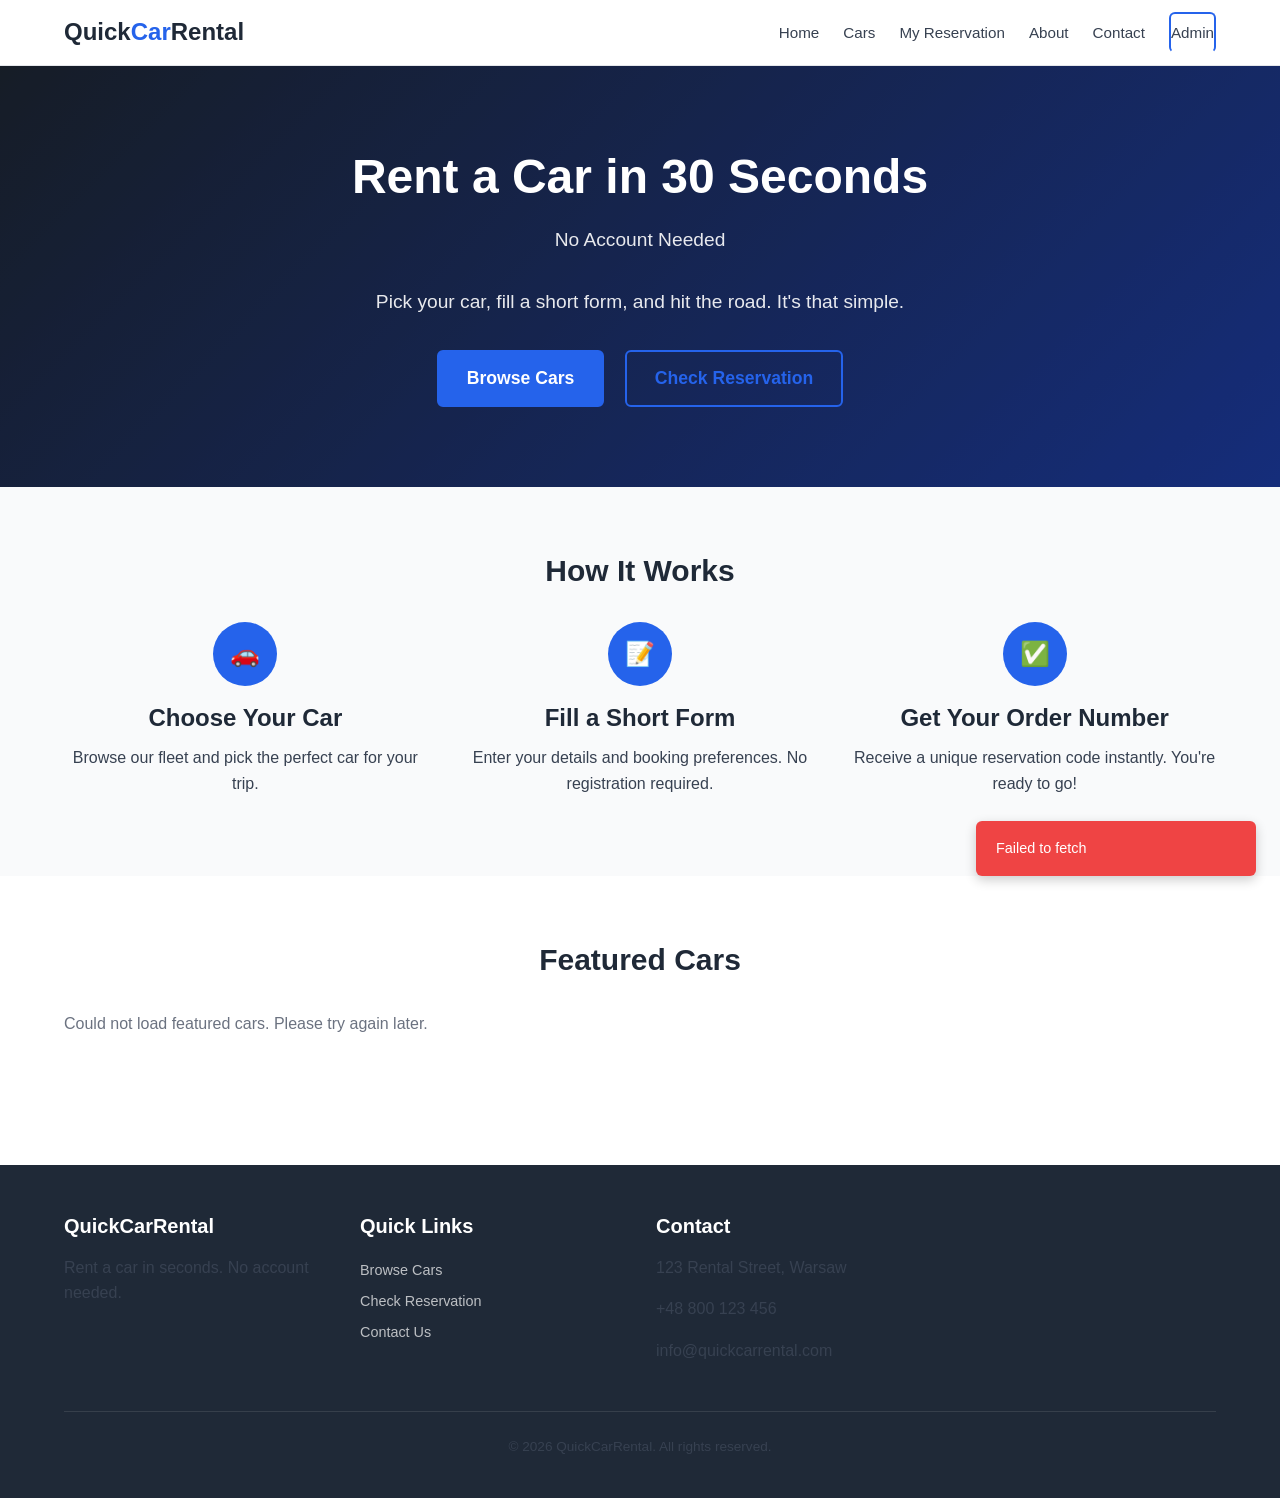
<file: FRONTEND/index.html>
<!DOCTYPE html>
<html lang="en">
<head>
    <meta charset="UTF-8">
    <meta name="viewport" content="width=device-width, initial-scale=1.0">
    <meta name="description" content="QuickCarRental - Rent a car in seconds. No account needed.">
    <title>QuickCarRental - Rent a Car in 30 Seconds</title>
    <link rel="stylesheet" href="css/style.css">
    <link rel="stylesheet" href="css/responsive.css">
</head>
<body>

    <nav class="navbar">
        <div class="container navbar-content">
            <a href="index.html" class="logo">Quick<span>Car</span>Rental</a>
            <button class="nav-toggle" aria-label="Toggle menu">&#9776;</button>
            <ul class="nav-links">
                <li><a href="index.html">Home</a></li>
                <li><a href="cars.html">Cars</a></li>
                <li><a href="check-reservation.html">My Reservation</a></li>
                <li><a href="about.html">About</a></li>
                <li><a href="contact.html">Contact</a></li>
                <li><a href="admin.html" class="btn btn-outline btn-sm">Admin</a></li>
            </ul>
        </div>
    </nav>

    <main>
        <section class="hero">
            <div class="container">
                <h1>Rent a Car in 30 Seconds</h1>
                <p class="hero-subtitle">No Account Needed</p>
                <p class="hero-description">Pick your car, fill a short form, and hit the road. It's that simple.</p>
                <div class="hero-cta">
                    <a href="cars.html" class="btn btn-primary btn-lg">Browse Cars</a>
                    <a href="check-reservation.html" class="btn btn-outline btn-lg">Check Reservation</a>
                </div>
            </div>
        </section>

        <section class="how-it-works">
            <div class="container">
                <h2>How It Works</h2>
                <div class="steps-grid">
                    <div class="step">
                        <div class="step-icon">&#x1F697;</div>
                        <h3>Choose Your Car</h3>
                        <p>Browse our fleet and pick the perfect car for your trip.</p>
                    </div>
                    <div class="step">
                        <div class="step-icon">&#x1F4DD;</div>
                        <h3>Fill a Short Form</h3>
                        <p>Enter your details and booking preferences. No registration required.</p>
                    </div>
                    <div class="step">
                        <div class="step-icon">&#x2705;</div>
                        <h3>Get Your Order Number</h3>
                        <p>Receive a unique reservation code instantly. You're ready to go!</p>
                    </div>
                </div>
            </div>
        </section>

        <section class="featured-cars-section">
            <div class="container">
                <h2>Featured Cars</h2>
                <div id="featured-cars">
                    <div class="car-grid"></div>
                    <div class="loading-spinner">
                        <div class="spinner"></div>
                        <p>Loading featured cars...</p>
                    </div>
                </div>
            </div>
        </section>
    </main>

    <footer class="footer">
        <div class="container">
            <div class="footer-grid">
                <div>
                    <h4>QuickCarRental</h4>
                    <p>Rent a car in seconds. No account needed.</p>
                </div>
                <div>
                    <h4>Quick Links</h4>
                    <ul>
                        <li><a href="cars.html">Browse Cars</a></li>
                        <li><a href="check-reservation.html">Check Reservation</a></li>
                        <li><a href="contact.html">Contact Us</a></li>
                    </ul>
                </div>
                <div>
                    <h4>Contact</h4>
                    <p>123 Rental Street, Warsaw</p>
                    <p>+48 800 123 456</p>
                    <p>info@quickcarrental.com</p>
                </div>
            </div>
            <div class="footer-bottom">
                <p>&copy; 2026 QuickCarRental. All rights reserved.</p>
            </div>
        </div>
    </footer>

    <div id="toast-container" class="toast-container"></div>
    <div id="global-spinner" class="global-spinner hidden">
        <div class="spinner"></div>
    </div>

    <script src="js/app.js?v=2"></script>
</body>
</html>
</file>
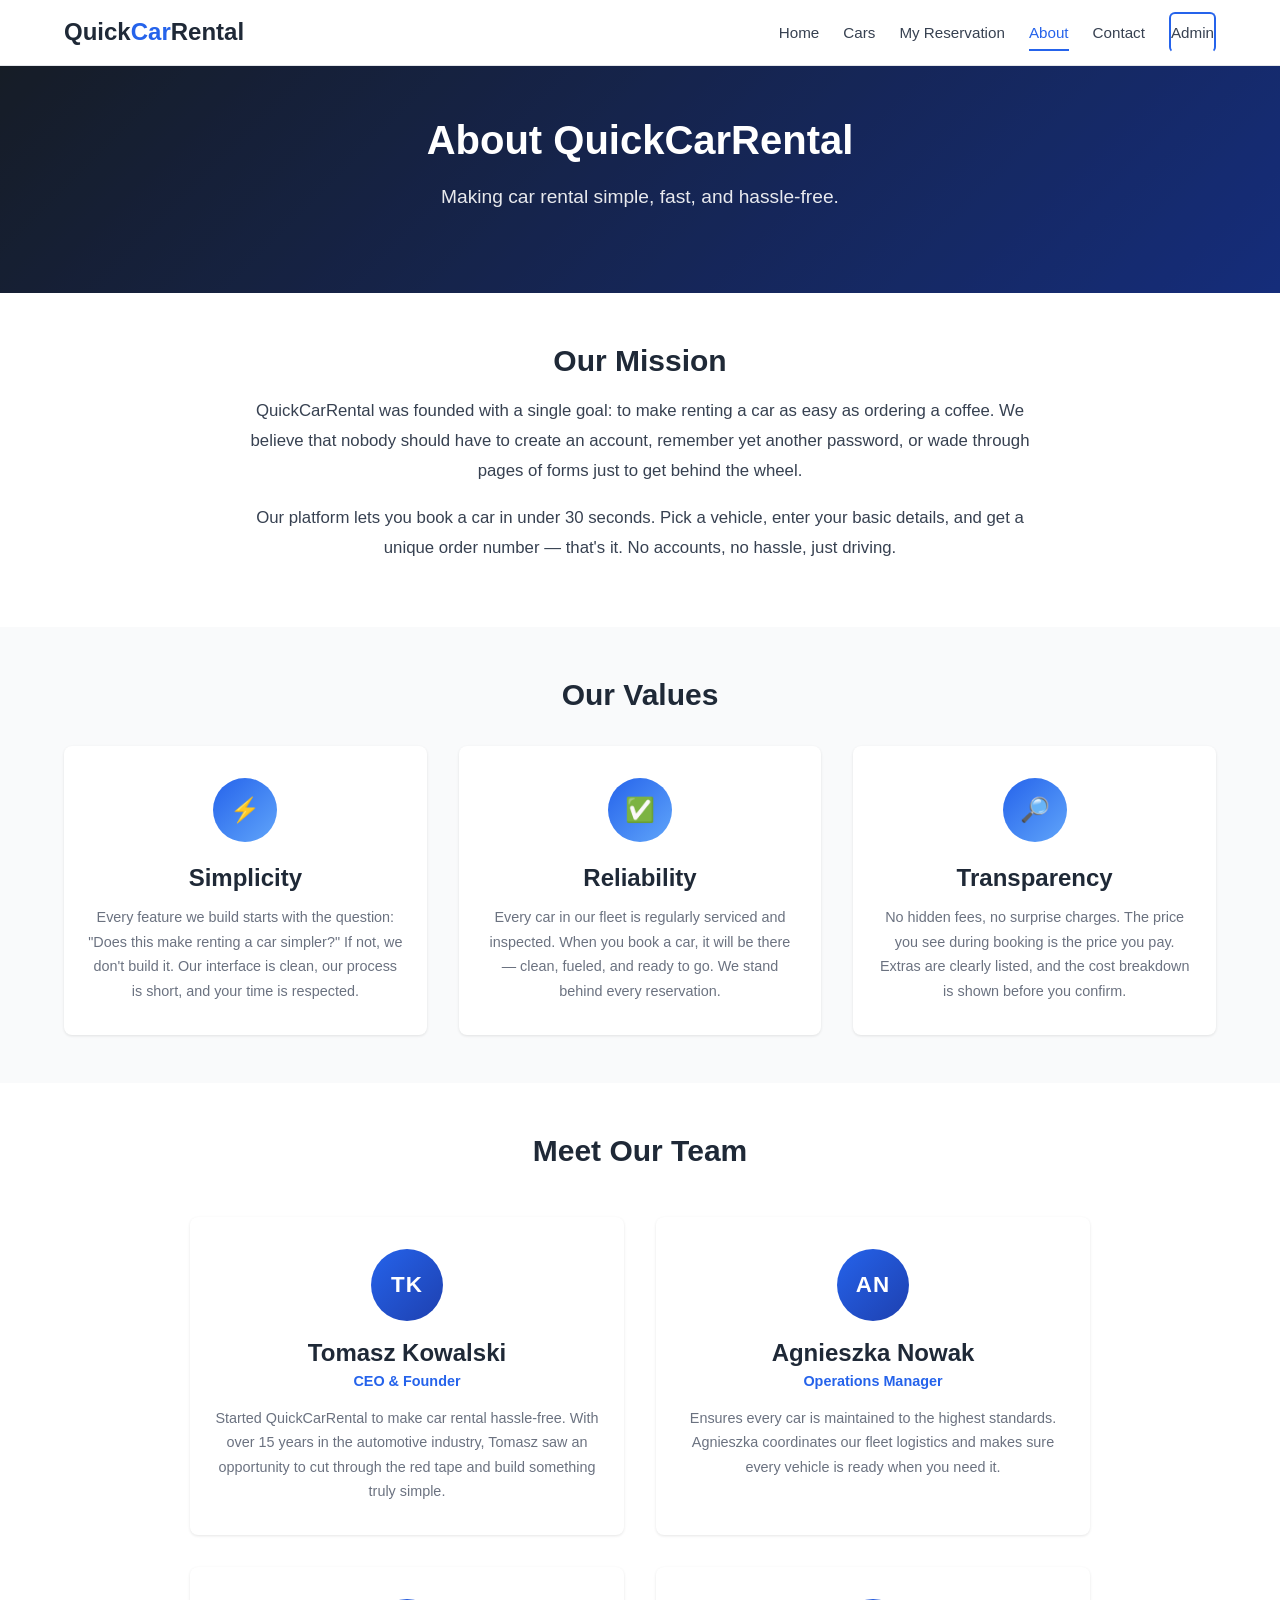
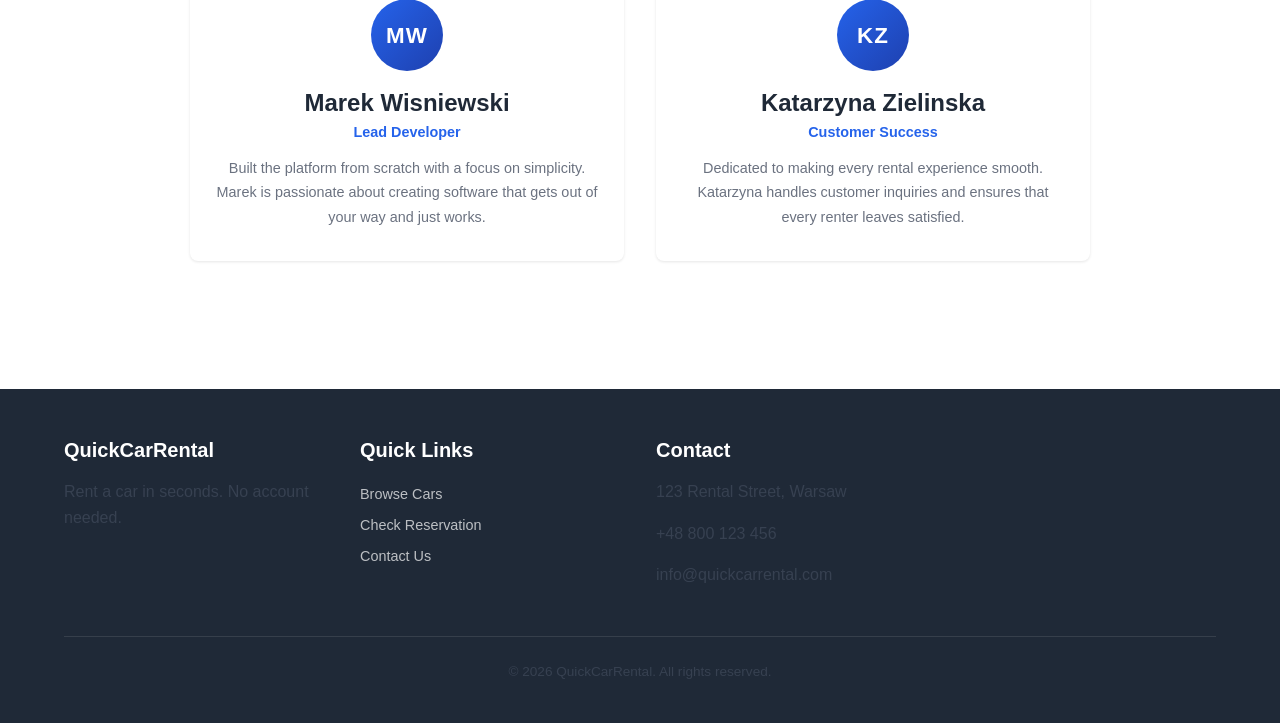
<file: FRONTEND/about.html>
<!DOCTYPE html>
<html lang="en">
<head>
    <meta charset="UTF-8">
    <meta name="viewport" content="width=device-width, initial-scale=1.0">
    <meta name="description" content="About QuickCarRental — our mission, values, and team">
    <title>About Us — QuickCarRental</title>
    <link rel="stylesheet" href="css/style.css">
    <link rel="stylesheet" href="css/responsive.css">
</head>
<body>
    <nav class="navbar">
        <div class="container navbar-content">
            <a href="index.html" class="logo">Quick<span>Car</span>Rental</a>
            <button class="nav-toggle" aria-label="Toggle menu">&#9776;</button>
            <ul class="nav-links">
                <li><a href="index.html">Home</a></li>
                <li><a href="cars.html">Cars</a></li>
                <li><a href="check-reservation.html">My Reservation</a></li>
                <li><a href="about.html" class="active">About</a></li>
                <li><a href="contact.html">Contact</a></li>
                <li><a href="admin.html" class="btn btn-outline btn-sm">Admin</a></li>
            </ul>
        </div>
    </nav>

    <main>
        <section class="hero hero-small">
            <div class="container">
                <h1>About QuickCarRental</h1>
                <p>Making car rental simple, fast, and hassle-free.</p>
            </div>
        </section>

        <section class="section">
            <div class="container">
                <div class="about-mission">
                    <h2>Our Mission</h2>
                    <p>QuickCarRental was founded with a single goal: to make renting a car as easy as ordering a coffee. We believe that nobody should have to create an account, remember yet another password, or wade through pages of forms just to get behind the wheel.</p>
                    <p>Our platform lets you book a car in under 30 seconds. Pick a vehicle, enter your basic details, and get a unique order number — that's it. No accounts, no hassle, just driving.</p>
                </div>
            </div>
        </section>

        <section class="section section-light">
            <div class="container">
                <h2 class="text-center">Our Values</h2>
                <div class="values-grid">
                    <div class="value-card">
                        <div class="value-icon">&#9889;</div>
                        <h3>Simplicity</h3>
                        <p>Every feature we build starts with the question: "Does this make renting a car simpler?" If not, we don't build it. Our interface is clean, our process is short, and your time is respected.</p>
                    </div>
                    <div class="value-card">
                        <div class="value-icon">&#9989;</div>
                        <h3>Reliability</h3>
                        <p>Every car in our fleet is regularly serviced and inspected. When you book a car, it will be there — clean, fueled, and ready to go. We stand behind every reservation.</p>
                    </div>
                    <div class="value-card">
                        <div class="value-icon">&#128270;</div>
                        <h3>Transparency</h3>
                        <p>No hidden fees, no surprise charges. The price you see during booking is the price you pay. Extras are clearly listed, and the cost breakdown is shown before you confirm.</p>
                    </div>
                </div>
            </div>
        </section>

        <section class="section">
            <div class="container">
                <h2 class="text-center">Meet Our Team</h2>
                <div class="team-grid">
                    <div class="team-card">
                        <div class="team-avatar">TK</div>
                        <h3>Tomasz Kowalski</h3>
                        <p class="team-role">CEO &amp; Founder</p>
                        <p>Started QuickCarRental to make car rental hassle-free. With over 15 years in the automotive industry, Tomasz saw an opportunity to cut through the red tape and build something truly simple.</p>
                    </div>
                    <div class="team-card">
                        <div class="team-avatar">AN</div>
                        <h3>Agnieszka Nowak</h3>
                        <p class="team-role">Operations Manager</p>
                        <p>Ensures every car is maintained to the highest standards. Agnieszka coordinates our fleet logistics and makes sure every vehicle is ready when you need it.</p>
                    </div>
                    <div class="team-card">
                        <div class="team-avatar">MW</div>
                        <h3>Marek Wisniewski</h3>
                        <p class="team-role">Lead Developer</p>
                        <p>Built the platform from scratch with a focus on simplicity. Marek is passionate about creating software that gets out of your way and just works.</p>
                    </div>
                    <div class="team-card">
                        <div class="team-avatar">KZ</div>
                        <h3>Katarzyna Zielinska</h3>
                        <p class="team-role">Customer Success</p>
                        <p>Dedicated to making every rental experience smooth. Katarzyna handles customer inquiries and ensures that every renter leaves satisfied.</p>
                    </div>
                </div>
            </div>
        </section>
    </main>

    <footer class="footer">
        <div class="container">
            <div class="footer-grid">
                <div>
                    <h4>QuickCarRental</h4>
                    <p>Rent a car in seconds. No account needed.</p>
                </div>
                <div>
                    <h4>Quick Links</h4>
                    <ul>
                        <li><a href="cars.html">Browse Cars</a></li>
                        <li><a href="check-reservation.html">Check Reservation</a></li>
                        <li><a href="contact.html">Contact Us</a></li>
                    </ul>
                </div>
                <div>
                    <h4>Contact</h4>
                    <p>123 Rental Street, Warsaw</p>
                    <p>+48 800 123 456</p>
                    <p>info@quickcarrental.com</p>
                </div>
            </div>
            <div class="footer-bottom">
                <p>&copy; 2026 QuickCarRental. All rights reserved.</p>
            </div>
        </div>
    </footer>

    <div id="toast-container" class="toast-container"></div>
    <script src="js/app.js?v=2"></script>
</body>
</html>
</file>
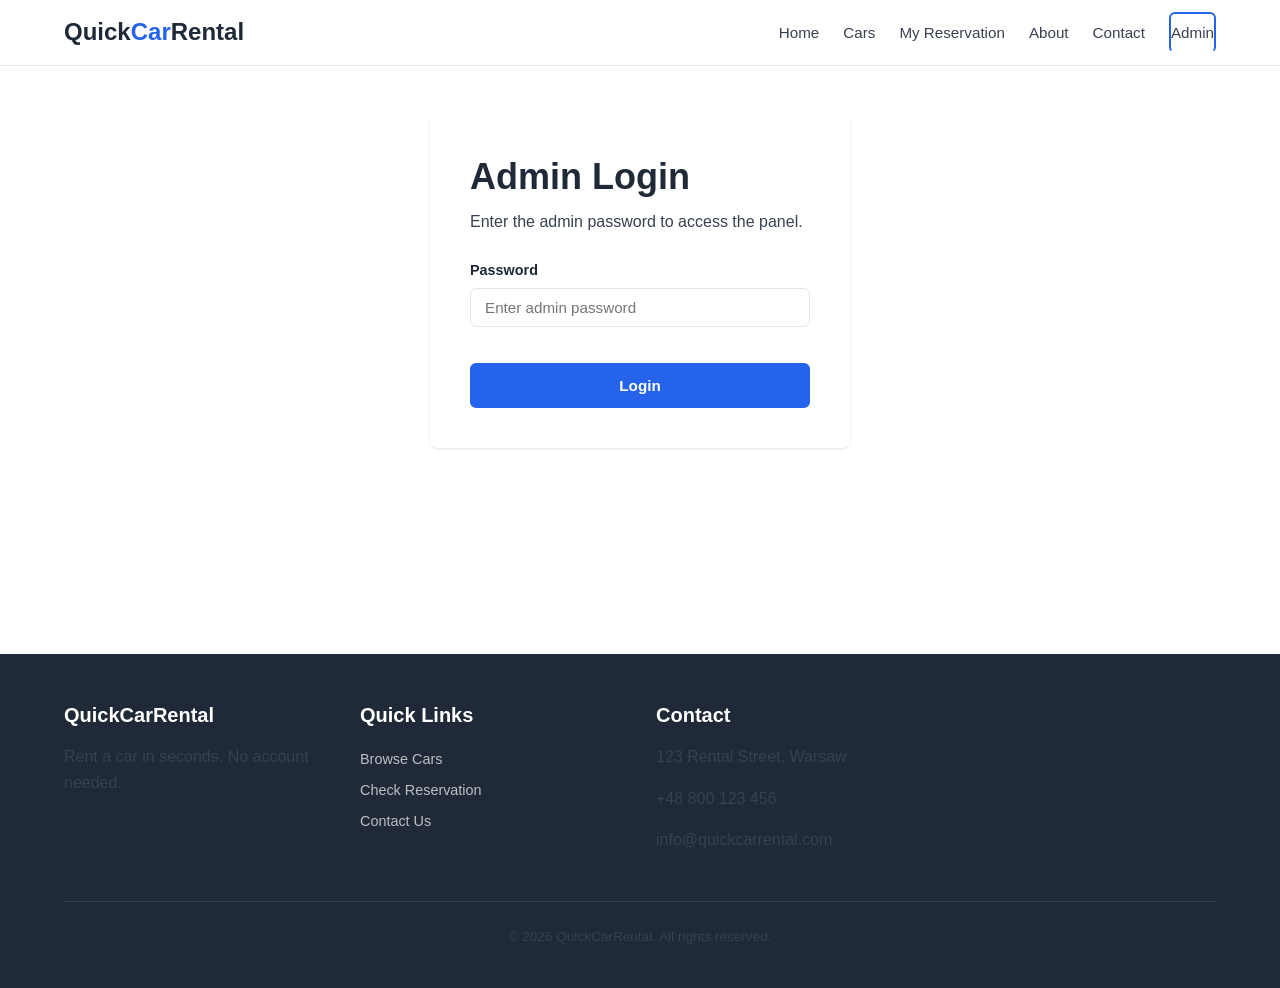
<file: FRONTEND/admin.html>
<!DOCTYPE html>
<html lang="en">
<head>
    <meta charset="UTF-8">
    <meta name="viewport" content="width=device-width, initial-scale=1.0">
    <meta name="description" content="QuickCarRental Admin Panel - Manage cars, bookings, and monitor dashboard.">
    <title>Admin Panel - QuickCarRental</title>
    <link rel="stylesheet" href="css/style.css">
    <link rel="stylesheet" href="css/responsive.css">
</head>
<body>

    <nav class="navbar">
        <div class="container navbar-content">
            <a href="index.html" class="logo">Quick<span>Car</span>Rental</a>
            <button class="nav-toggle" aria-label="Toggle menu">&#9776;</button>
            <ul class="nav-links">
                <li><a href="index.html">Home</a></li>
                <li><a href="cars.html">Cars</a></li>
                <li><a href="check-reservation.html">My Reservation</a></li>
                <li><a href="about.html">About</a></li>
                <li><a href="contact.html">Contact</a></li>
                <li><a href="admin.html" class="btn btn-outline btn-sm">Admin</a></li>
            </ul>
        </div>
    </nav>

    <main>
        <!-- Login Overlay -->
        <div id="admin-login" class="admin-login-overlay">
            <div class="admin-login-card">
                <h1>Admin Login</h1>
                <p>Enter the admin password to access the panel.</p>
                <form id="admin-login-form">
                    <div class="form-group">
                        <label for="admin-password">Password</label>
                        <input type="password" id="admin-password" name="password" placeholder="Enter admin password" required>
                    </div>
                    <div id="login-error" class="error-message hidden"></div>
                    <button type="submit" class="btn btn-primary btn-block">Login</button>
                </form>
            </div>
        </div>

        <!-- Admin Container -->
        <div id="admin-container" class="admin-container hidden">
            <div class="container">
                <div class="admin-header">
                    <h1>Admin Panel</h1>
                    <button type="button" id="admin-logout" class="btn btn-outline btn-sm">Logout</button>
                </div>

                <div class="admin-tabs">
                    <button type="button" class="tab-btn active" data-tab="panel-dashboard">Dashboard</button>
                    <button type="button" class="tab-btn" data-tab="panel-cars">Manage Cars</button>
                    <button type="button" class="tab-btn" data-tab="panel-bookings">Manage Bookings</button>
                    <button type="button" class="tab-btn" data-tab="panel-messages">Messages <span id="unread-badge" class="unread-badge hidden">0</span></button>
                </div>

                <!-- Dashboard Panel -->
                <div id="panel-dashboard" class="admin-panel active">
                    <h2>Dashboard</h2>
                    <div class="stats-grid">
                        <div class="stat-card" id="stat-total-cars">
                            <span class="stat-icon">&#x1F697;</span>
                            <div class="stat-info">
                                <span class="stat-value">0</span>
                                <span class="stat-label">Total Cars</span>
                            </div>
                        </div>
                        <div class="stat-card" id="stat-active-bookings">
                            <span class="stat-icon">&#x1F4C5;</span>
                            <div class="stat-info">
                                <span class="stat-value">0</span>
                                <span class="stat-label">Active Bookings</span>
                            </div>
                        </div>
                        <div class="stat-card" id="stat-available-cars">
                            <span class="stat-icon">&#x2705;</span>
                            <div class="stat-info">
                                <span class="stat-value">0</span>
                                <span class="stat-label">Available Cars</span>
                            </div>
                        </div>
                        <div class="stat-card" id="stat-daily-revenue">
                            <span class="stat-icon">&#x1F4B0;</span>
                            <div class="stat-info">
                                <span class="stat-value">0 PLN</span>
                                <span class="stat-label">Daily Revenue</span>
                            </div>
                        </div>
                        <div class="stat-card" id="stat-unread-messages">
                            <span class="stat-icon">&#x2709;&#xFE0F;</span>
                            <div class="stat-info">
                                <span class="stat-value">0</span>
                                <span class="stat-label">Unread Messages</span>
                            </div>
                        </div>
                    </div>

                    <div class="chart-section">
                        <h3>Bookings Overview</h3>
                        <div id="bookings-chart" class="bookings-chart">
                            <div class="chart-placeholder">Loading chart data...</div>
                        </div>
                    </div>
                </div>

                <!-- Manage Cars Panel -->
                <div id="panel-cars" class="admin-panel">
                    <div class="panel-header">
                        <h2>Manage Cars</h2>
                        <button type="button" id="btn-add-car" class="btn btn-primary">Add New Car</button>
                    </div>
                    <div class="table-responsive">
                        <table id="cars-table" class="admin-table">
                            <thead>
                                <tr>
                                    <th>ID</th>
                                    <th>Brand</th>
                                    <th>Model</th>
                                    <th>Category</th>
                                    <th>Price</th>
                                    <th>Status</th>
                                    <th>Actions</th>
                                </tr>
                            </thead>
                            <tbody>
                                <!-- Populated by JS -->
                            </tbody>
                        </table>
                    </div>
                </div>

                <!-- Messages Panel -->
                <div id="panel-messages" class="admin-panel">
                    <div class="panel-header">
                        <h2>Contact Messages</h2>
                        <button type="button" id="btn-mark-all-read" class="btn btn-outline btn-sm">Mark All as Read</button>
                    </div>
                    <div class="table-responsive">
                        <table id="messages-table" class="admin-table">
                            <thead>
                                <tr>
                                    <th>Date</th>
                                    <th>Name</th>
                                    <th>Email</th>
                                    <th>Subject</th>
                                    <th>Message</th>
                                    <th>Status</th>
                                </tr>
                            </thead>
                            <tbody>
                                <!-- Populated by JS -->
                            </tbody>
                        </table>
                    </div>
                </div>

                <!-- Manage Bookings Panel -->
                <div id="panel-bookings" class="admin-panel">
                    <div class="panel-header">
                        <h2>Manage Bookings</h2>
                        <div class="filter-group">
                            <label for="booking-status-filter" class="sr-only">Filter by status</label>
                            <select id="booking-status-filter" name="statusFilter">
                                <option value="">All Statuses</option>
                                <option value="CONFIRMED">Confirmed</option>
                                <option value="ACTIVE">Active</option>
                                <option value="COMPLETED">Completed</option>
                                <option value="CANCELLED">Cancelled</option>
                            </select>
                        </div>
                    </div>
                    <div class="table-responsive">
                        <table id="bookings-table" class="admin-table">
                            <thead>
                                <tr>
                                    <th>Token</th>
                                    <th>Customer</th>
                                    <th>Car</th>
                                    <th>Dates</th>
                                    <th>Status</th>
                                    <th>Actions</th>
                                </tr>
                            </thead>
                            <tbody>
                                <!-- Populated by JS -->
                            </tbody>
                        </table>
                    </div>
                </div>
            </div>
        </div>
    </main>

    <!-- Car Form Modal -->
    <div id="car-modal" class="modal hidden" role="dialog" aria-labelledby="car-modal-title" aria-modal="true">
        <div class="modal-overlay"></div>
        <div class="modal-content modal-lg">
            <div class="modal-header">
                <h2 id="car-modal-title">Add New Car</h2>
                <button type="button" class="modal-close" aria-label="Close modal">&times;</button>
            </div>
            <form id="car-form" class="modal-body">
                <input type="hidden" id="car-id" name="id">
                <div class="form-row">
                    <div class="form-group">
                        <label for="car-brand">Brand</label>
                        <input type="text" id="car-brand" name="brand" placeholder="e.g. Toyota" required>
                    </div>
                    <div class="form-group">
                        <label for="car-model">Model</label>
                        <input type="text" id="car-model" name="model" placeholder="e.g. Corolla" required>
                    </div>
                </div>
                <div class="form-row">
                    <div class="form-group">
                        <label for="car-year">Year</label>
                        <input type="number" id="car-year" name="year" placeholder="e.g. 2024" min="2000" max="2030" required>
                    </div>
                    <div class="form-group">
                        <label for="car-category">Category</label>
                        <select id="car-category" name="category" required>
                            <option value="">Select category</option>
                            <option value="ECONOMY">Economy</option>
                            <option value="COMFORT">Comfort</option>
                            <option value="SUV">SUV</option>
                            <option value="PREMIUM">Premium</option>
                            <option value="VAN">Van</option>
                        </select>
                    </div>
                </div>
                <div class="form-row">
                    <div class="form-group">
                        <label for="car-price">Price per Day (PLN)</label>
                        <input type="number" id="car-price" name="pricePerDay" placeholder="e.g. 150" min="0" step="0.01" required>
                    </div>
                    <div class="form-group">
                        <label for="car-seats">Seats</label>
                        <input type="number" id="car-seats" name="seats" placeholder="e.g. 5" min="1" max="15" required>
                    </div>
                </div>
                <div class="form-row">
                    <div class="form-group">
                        <label for="car-transmission">Transmission</label>
                        <select id="car-transmission" name="transmission" required>
                            <option value="">Select transmission</option>
                            <option value="automatic">Automatic</option>
                            <option value="manual">Manual</option>
                        </select>
                    </div>
                    <div class="form-group">
                        <label for="car-fuel">Fuel Type</label>
                        <select id="car-fuel" name="fuelType" required>
                            <option value="">Select fuel type</option>
                            <option value="petrol">Petrol</option>
                            <option value="diesel">Diesel</option>
                            <option value="electric">Electric</option>
                            <option value="hybrid">Hybrid</option>
                        </select>
                    </div>
                </div>
                <div class="form-row">
                    <div class="form-group">
                        <label for="car-plate">License Plate</label>
                        <input type="text" id="car-plate" name="licensePlate" placeholder="e.g. WA 12345" required>
                    </div>
                    <div class="form-group">
                        <label for="car-status">Status</label>
                        <select id="car-status" name="status" required>
                            <option value="available">Available</option>
                            <option value="maintenance">Maintenance</option>
                            <option value="retired">Retired</option>
                        </select>
                    </div>
                </div>
                <div class="form-group">
                    <label for="car-image">Image URL</label>
                    <input type="url" id="car-image" name="imageUrl" placeholder="https://example.com/car.jpg">
                </div>
                <div class="modal-footer">
                    <button type="button" class="btn btn-secondary modal-cancel">Cancel</button>
                    <button type="submit" class="btn btn-primary">Save Car</button>
                </div>
            </form>
        </div>
    </div>

    <!-- Booking Detail Modal -->
    <div id="booking-detail-modal" class="modal hidden" role="dialog" aria-labelledby="booking-detail-title" aria-modal="true">
        <div class="modal-overlay"></div>
        <div class="modal-content">
            <div class="modal-header">
                <h2 id="booking-detail-title">Booking Details</h2>
                <button type="button" class="modal-close" aria-label="Close modal">&times;</button>
            </div>
            <div class="modal-body">
                <div id="booking-detail-content">
                    <p><strong>Token:</strong> <span id="detail-token">—</span></p>
                    <p><strong>Customer:</strong> <span id="detail-customer">—</span></p>
                    <p><strong>Email:</strong> <span id="detail-email">—</span></p>
                    <p><strong>Phone:</strong> <span id="detail-phone">—</span></p>
                    <p><strong>Car:</strong> <span id="detail-car">—</span></p>
                    <p><strong>Pickup Date:</strong> <span id="detail-pickup">—</span></p>
                    <p><strong>Return Date:</strong> <span id="detail-return">—</span></p>
                    <p><strong>Pickup Location:</strong> <span id="detail-pickup-loc">—</span></p>
                    <p><strong>Return Location:</strong> <span id="detail-return-loc">—</span></p>
                    <p><strong>Total Price:</strong> <span id="detail-total">—</span></p>
                    <p><strong>Status:</strong> <span id="detail-status">—</span></p>
                </div>
                <div class="form-group">
                    <label for="detail-status-change">Change Status</label>
                    <select id="detail-status-change" name="statusChange">
                        <option value="booked">Booked</option>
                        <option value="picked-up">Picked Up</option>
                        <option value="in-use">In Use</option>
                        <option value="returned">Returned</option>
                        <option value="cancelled">Cancelled</option>
                    </select>
                </div>
                <div class="modal-footer">
                    <button type="button" class="btn btn-secondary modal-cancel">Close</button>
                    <button type="button" id="btn-save-status" class="btn btn-primary">Update Status</button>
                </div>
            </div>
        </div>
    </div>

    <!-- Message View Modal -->
    <div id="message-view-modal" class="modal hidden" role="dialog" aria-labelledby="message-view-title" aria-modal="true">
        <div class="modal-overlay"></div>
        <div class="modal-content">
            <div class="modal-header">
                <h2 id="message-view-title">Message</h2>
                <button type="button" class="modal-close" aria-label="Close modal">&times;</button>
            </div>
            <div class="modal-body">
                <p><strong>From:</strong> <span id="msg-name">—</span></p>
                <p><strong>Email:</strong> <span id="msg-email">—</span></p>
                <p><strong>Subject:</strong> <span id="msg-subject">—</span></p>
                <p><strong>Date:</strong> <span id="msg-date">—</span></p>
                <hr style="margin: 1rem 0; border-color: var(--gray-light)">
                <p id="msg-body" style="white-space: pre-wrap; line-height: 1.7; color: var(--dark)">—</p>
            </div>
        </div>
    </div>

    <!-- Delete Confirmation Modal -->
    <div id="delete-confirm-modal" class="modal hidden" role="dialog" aria-labelledby="delete-confirm-title" aria-modal="true">
        <div class="modal-overlay"></div>
        <div class="modal-content modal-sm">
            <div class="modal-header">
                <h2 id="delete-confirm-title">Confirm Deletion</h2>
                <button type="button" class="modal-close" aria-label="Close modal">&times;</button>
            </div>
            <div class="modal-body">
                <p>Are you sure you want to delete this item? This action cannot be undone.</p>
                <div class="modal-footer">
                    <button type="button" class="btn btn-secondary modal-cancel">Cancel</button>
                    <button type="button" id="btn-confirm-delete" class="btn btn-danger">Delete</button>
                </div>
            </div>
        </div>
    </div>

    <div id="toast-container" class="toast-container"></div>
    <div id="global-spinner" class="global-spinner hidden">
        <div class="spinner"></div>
    </div>

    <footer class="footer">
        <div class="container">
            <div class="footer-grid">
                <div>
                    <h4>QuickCarRental</h4>
                    <p>Rent a car in seconds. No account needed.</p>
                </div>
                <div>
                    <h4>Quick Links</h4>
                    <ul>
                        <li><a href="cars.html">Browse Cars</a></li>
                        <li><a href="check-reservation.html">Check Reservation</a></li>
                        <li><a href="contact.html">Contact Us</a></li>
                    </ul>
                </div>
                <div>
                    <h4>Contact</h4>
                    <p>123 Rental Street, Warsaw</p>
                    <p>+48 800 123 456</p>
                    <p>info@quickcarrental.com</p>
                </div>
            </div>
            <div class="footer-bottom">
                <p>&copy; 2026 QuickCarRental. All rights reserved.</p>
            </div>
        </div>
    </footer>

    <script src="js/admin.js"></script>
</body>
</html>
</file>
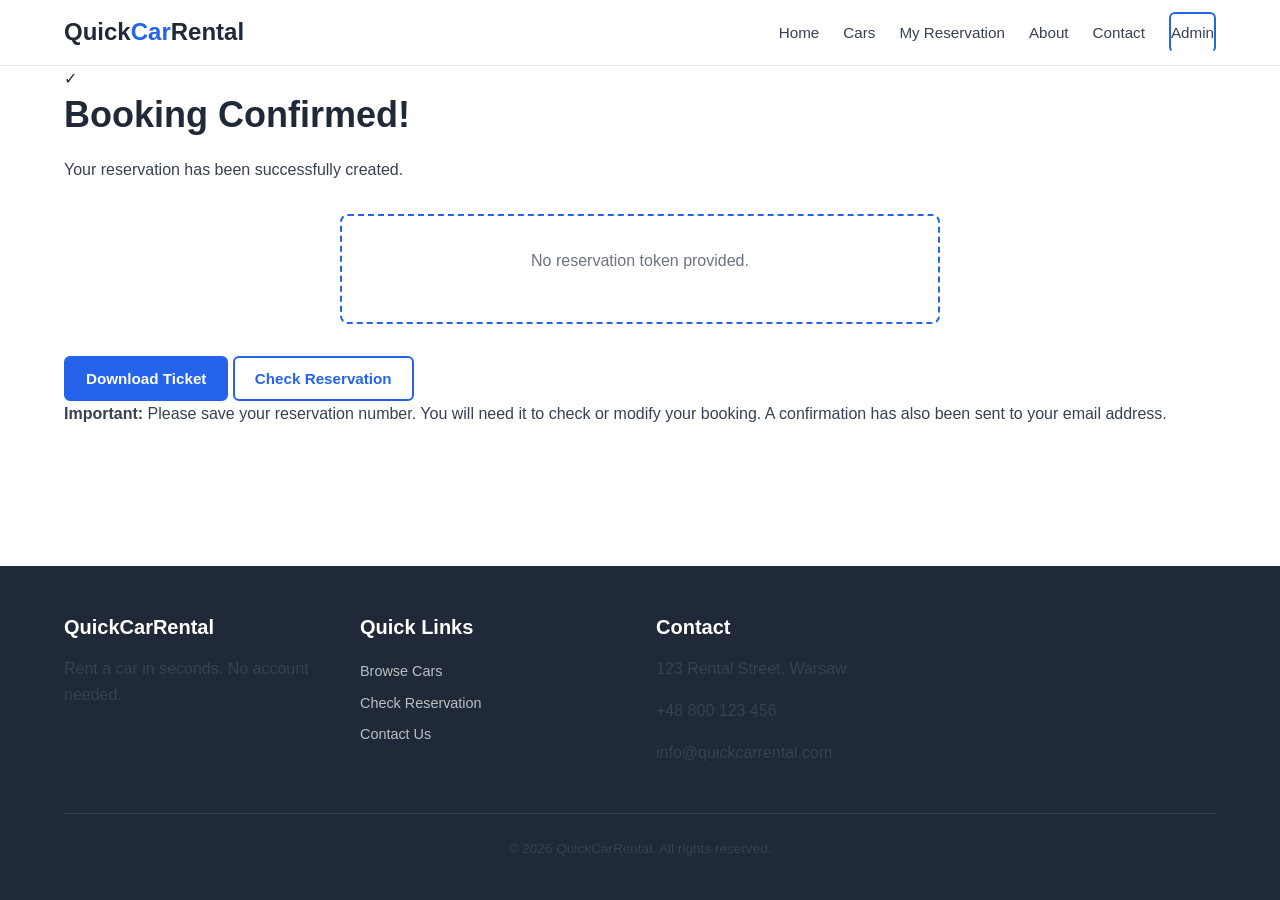
<file: FRONTEND/booking-confirm.html>
<!DOCTYPE html>
<html lang="en">
<head>
    <meta charset="UTF-8">
    <meta name="viewport" content="width=device-width, initial-scale=1.0">
    <meta name="description" content="Booking confirmation - QuickCarRental">
    <title>Booking Confirmed - QuickCarRental</title>
    <link rel="stylesheet" href="css/style.css">
    <link rel="stylesheet" href="css/responsive.css">
</head>
<body>

    <nav class="navbar">
        <div class="container navbar-content">
            <a href="index.html" class="logo">Quick<span>Car</span>Rental</a>
            <button class="nav-toggle" aria-label="Toggle menu">&#9776;</button>
            <ul class="nav-links">
                <li><a href="index.html">Home</a></li>
                <li><a href="cars.html">Cars</a></li>
                <li><a href="check-reservation.html">My Reservation</a></li>
                <li><a href="about.html">About</a></li>
                <li><a href="contact.html">Contact</a></li>
                <li><a href="admin.html" class="btn btn-outline btn-sm">Admin</a></li>
            </ul>
        </div>
    </nav>

    <main>
        <section class="confirm-page">
            <div class="container">

                <div class="confirm-header">
                    <div class="confirm-checkmark">&#x2713;</div>
                    <h1>Booking Confirmed!</h1>
                    <p class="confirm-subtitle">Your reservation has been successfully created.</p>
                </div>

                <div id="booking-ticket" class="booking-ticket">
                    <div class="ticket-header">
                        <h2>QuickCarRental</h2>
                        <p>Booking Ticket</p>
                    </div>

                    <div class="ticket-token">
                        <span class="ticket-label">Reservation Number</span>
                        <span id="confirm-token" class="token-display">QCR-XXXX-XXXX</span>
                    </div>

                    <div class="ticket-grid">
                        <div class="ticket-field">
                            <span class="ticket-label">Car</span>
                            <span id="confirm-car" class="ticket-value">-</span>
                        </div>
                        <div class="ticket-field">
                            <span class="ticket-label">Pickup Date</span>
                            <span id="confirm-pickup-date" class="ticket-value">-</span>
                        </div>
                        <div class="ticket-field">
                            <span class="ticket-label">Return Date</span>
                            <span id="confirm-return-date" class="ticket-value">-</span>
                        </div>
                        <div class="ticket-field">
                            <span class="ticket-label">Pickup Location</span>
                            <span id="confirm-pickup-location" class="ticket-value">-</span>
                        </div>
                        <div class="ticket-field">
                            <span class="ticket-label">Return Location</span>
                            <span id="confirm-return-location" class="ticket-value">-</span>
                        </div>
                        <div class="ticket-field">
                            <span class="ticket-label">Total Price</span>
                            <span id="confirm-price" class="ticket-value">-</span>
                        </div>
                        <div class="ticket-field">
                            <span class="ticket-label">Customer Name</span>
                            <span id="confirm-customer-name" class="ticket-value">-</span>
                        </div>
                        <div class="ticket-field">
                            <span class="ticket-label">Email</span>
                            <span id="confirm-customer-email" class="ticket-value">-</span>
                        </div>
                        <div class="ticket-field">
                            <span class="ticket-label">Phone</span>
                            <span id="confirm-customer-phone" class="ticket-value">-</span>
                        </div>
                        <div class="ticket-field">
                            <span class="ticket-label">Booked At</span>
                            <span id="confirm-timestamp" class="ticket-value">-</span>
                        </div>
                    </div>
                </div>

                <div class="confirm-actions">
                    <button type="button" class="btn btn-primary" id="download-ticket-btn" onclick="window.print()">Download Ticket</button>
                    <a href="check-reservation.html" class="btn btn-outline" id="check-reservation-link">Check Reservation</a>
                </div>

                <div class="confirm-note">
                    <p><strong>Important:</strong> Please save your reservation number. You will need it to check or modify your booking. A confirmation has also been sent to your email address.</p>
                </div>

            </div>
        </section>
    </main>

    <footer class="footer">
        <div class="container">
            <div class="footer-grid">
                <div>
                    <h4>QuickCarRental</h4>
                    <p>Rent a car in seconds. No account needed.</p>
                </div>
                <div>
                    <h4>Quick Links</h4>
                    <ul>
                        <li><a href="cars.html">Browse Cars</a></li>
                        <li><a href="check-reservation.html">Check Reservation</a></li>
                        <li><a href="contact.html">Contact Us</a></li>
                    </ul>
                </div>
                <div>
                    <h4>Contact</h4>
                    <p>123 Rental Street, Warsaw</p>
                    <p>+48 800 123 456</p>
                    <p>info@quickcarrental.com</p>
                </div>
            </div>
            <div class="footer-bottom">
                <p>&copy; 2026 QuickCarRental. All rights reserved.</p>
            </div>
        </div>
    </footer>

    <div id="toast-container" class="toast-container"></div>
    <div id="global-spinner" class="global-spinner hidden">
        <div class="spinner"></div>
    </div>

    <script src="js/app.js?v=2"></script>
</body>
</html>
</file>
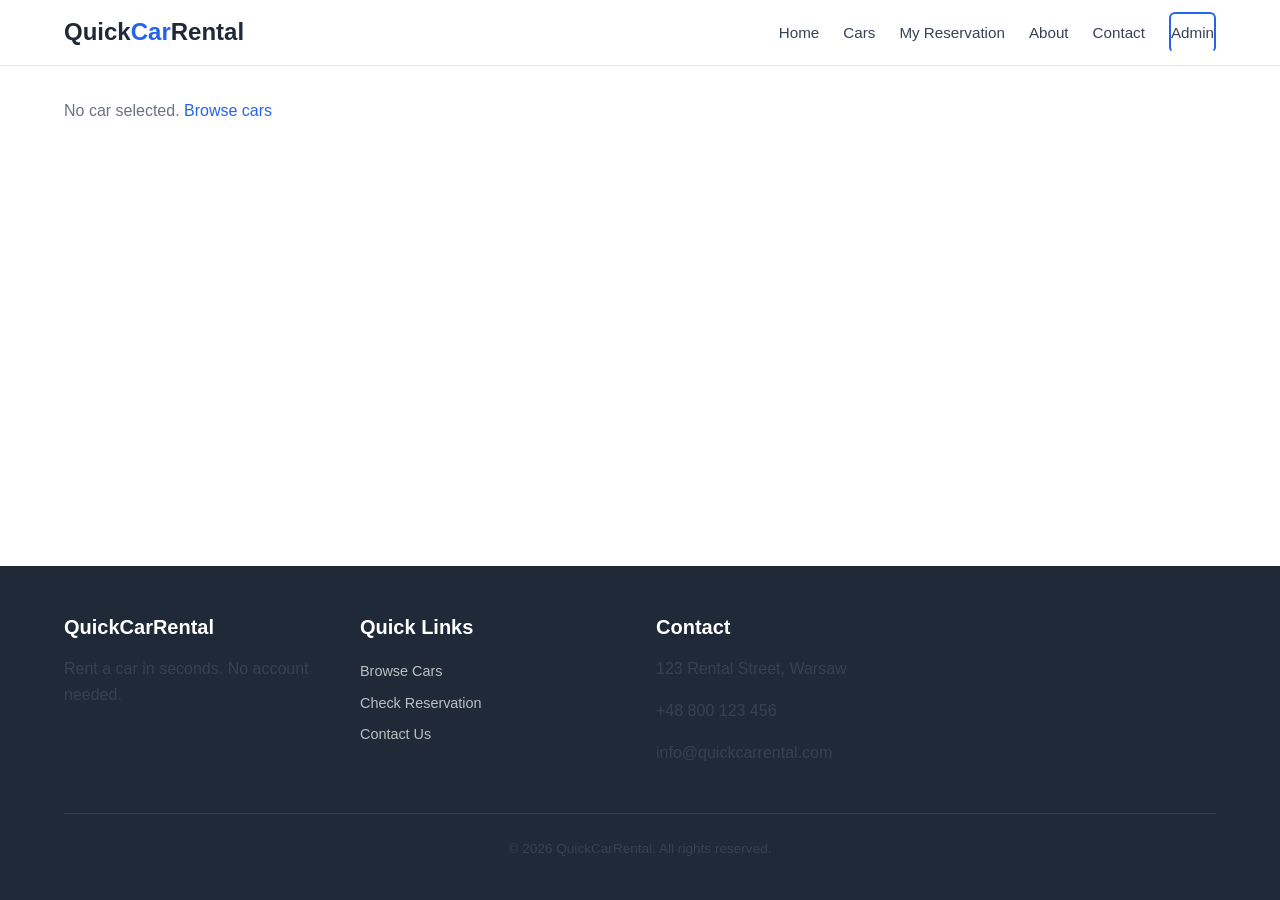
<file: FRONTEND/car-detail.html>
<!DOCTYPE html>
<html lang="en">
<head>
    <meta charset="UTF-8">
    <meta name="viewport" content="width=device-width, initial-scale=1.0">
    <meta name="description" content="View car details and book your rental at QuickCarRental.">
    <title>Car Details - QuickCarRental</title>
    <link rel="stylesheet" href="css/style.css">
    <link rel="stylesheet" href="css/responsive.css">
</head>
<body>

    <nav class="navbar">
        <div class="container navbar-content">
            <a href="index.html" class="logo">Quick<span>Car</span>Rental</a>
            <button class="nav-toggle" aria-label="Toggle menu">&#9776;</button>
            <ul class="nav-links">
                <li><a href="index.html">Home</a></li>
                <li><a href="cars.html">Cars</a></li>
                <li><a href="check-reservation.html">My Reservation</a></li>
                <li><a href="about.html">About</a></li>
                <li><a href="contact.html">Contact</a></li>
                <li><a href="admin.html" class="btn btn-outline btn-sm">Admin</a></li>
            </ul>
        </div>
    </nav>

    <main>
        <section class="car-detail-page">
            <div class="container">
                <a href="cars.html" class="back-link">&larr; Back to Cars</a>

                <div class="car-detail-layout">

                    <div class="car-detail-left">
                        <div id="car-image" class="car-image-placeholder">
                            <img src="" alt="Car image" id="car-image-img" class="car-detail-img">
                        </div>

                        <div class="car-specs-section">
                            <h3>Specifications</h3>
                            <table id="car-specs" class="specs-table">
                                <tbody>
                                    <tr><th>Brand</th><td id="spec-brand">-</td></tr>
                                    <tr><th>Model</th><td id="spec-model">-</td></tr>
                                    <tr><th>Year</th><td id="spec-year">-</td></tr>
                                    <tr><th>Transmission</th><td id="spec-transmission">-</td></tr>
                                    <tr><th>Fuel Type</th><td id="spec-fuel">-</td></tr>
                                    <tr><th>Seats</th><td id="spec-seats">-</td></tr>
                                    <tr><th>Doors</th><td id="spec-doors">-</td></tr>
                                    <tr><th>Air Conditioning</th><td id="spec-ac">-</td></tr>
                                </tbody>
                            </table>
                        </div>
                    </div>

                    <div class="car-detail-right">
                        <h1 id="car-title">Loading...</h1>
                        <span id="car-category" class="badge">-</span>
                        <p class="car-price-display">
                            <span id="car-price" class="price-large">-</span>
                            <span class="price-period">/ day</span>
                        </p>

                        <div class="availability-section">
                            <h3>Availability</h3>
                            <div id="availability-calendar">
                                <p class="text-muted">Loading availability...</p>
                            </div>
                        </div>

                        <div class="booking-section">
                            <h2>Book This Car</h2>
                            <form id="booking-form" novalidate>

                                <div class="form-group">
                                    <label for="customer-name">Full Name <span class="required">*</span></label>
                                    <input type="text" id="customer-name" name="customerName" required class="form-control" placeholder="John Doe">
                                </div>

                                <div class="form-group">
                                    <label for="customer-email">Email <span class="required">*</span></label>
                                    <input type="email" id="customer-email" name="customerEmail" required class="form-control" placeholder="john@example.com">
                                </div>

                                <div class="form-group">
                                    <label for="customer-phone">Phone <span class="required">*</span></label>
                                    <input type="tel" id="customer-phone" name="customerPhone" required class="form-control" placeholder="+48 123 456 789">
                                </div>

                                <div class="form-row">
                                    <div class="form-group">
                                        <label for="pickup-date">Pickup Date <span class="required">*</span></label>
                                        <input type="date" id="pickup-date" name="pickupDate" required class="form-control">
                                    </div>
                                    <div class="form-group">
                                        <label for="return-date">Return Date <span class="required">*</span></label>
                                        <input type="date" id="return-date" name="returnDate" required class="form-control">
                                    </div>
                                </div>

                                <div class="form-row">
                                    <div class="form-group">
                                        <label for="pickup-location">Pickup Location <span class="required">*</span></label>
                                        <select id="pickup-location" name="pickupLocation" required class="form-control">
                                            <option value="">Select location</option>
                                            <option value="AIRPORT">Airport</option>
                                            <option value="CITY_CENTER">City Center</option>
                                            <option value="TRAIN_STATION">Train Station</option>
                                            <option value="HOTEL_DELIVERY">Hotel Delivery</option>
                                        </select>
                                    </div>
                                    <div class="form-group">
                                        <label for="return-location">Return Location <span class="required">*</span></label>
                                        <select id="return-location" name="returnLocation" required class="form-control">
                                            <option value="">Select location</option>
                                            <option value="SAME_AS_PICKUP">Same as pickup</option>
                                            <option value="AIRPORT">Airport</option>
                                            <option value="CITY_CENTER">City Center</option>
                                            <option value="TRAIN_STATION">Train Station</option>
                                            <option value="HOTEL_DELIVERY">Hotel Delivery</option>
                                        </select>
                                    </div>
                                </div>

                                <div class="form-group">
                                    <h4>Extras</h4>
                                    <div class="extras-grid">
                                        <label class="checkbox-label">
                                            <input type="checkbox" name="extras" value="GPS" data-price="5"> GPS (+&euro;5/day)
                                        </label>
                                        <label class="checkbox-label">
                                            <input type="checkbox" name="extras" value="CHILD_SEAT" data-price="3"> Child Seat (+&euro;3/day)
                                        </label>
                                        <label class="checkbox-label">
                                            <input type="checkbox" name="extras" value="ADDITIONAL_DRIVER" data-price="10"> Additional Driver (+&euro;10/day)
                                        </label>
                                        <label class="checkbox-label">
                                            <input type="checkbox" name="extras" value="FULL_INSURANCE" data-price="15"> Full Insurance (+&euro;15/day)
                                        </label>
                                        <label class="checkbox-label">
                                            <input type="checkbox" name="extras" value="FUEL_PREPAY" data-price="40" data-flat="true"> Fuel Prepay (+&euro;40)
                                        </label>
                                    </div>
                                </div>

                                <div class="form-group">
                                    <label for="booking-notes">Notes</label>
                                    <textarea id="booking-notes" name="notes" class="form-control" rows="3" placeholder="Any special requests or notes..."></textarea>
                                </div>

                                <div id="cost-summary" class="cost-summary">
                                    <h4>Cost Summary</h4>
                                    <div class="cost-line">
                                        <span>Car rental (<span id="cost-days">0</span> days)</span>
                                        <span id="cost-base">&euro;0.00</span>
                                    </div>
                                    <div id="cost-extras-list"></div>
                                    <div class="cost-line cost-total">
                                        <span>Total</span>
                                        <span id="cost-total">&euro;0.00</span>
                                    </div>
                                </div>

                                <div class="form-group">
                                    <label class="checkbox-label terms-label">
                                        <input type="checkbox" id="terms-checkbox" name="termsAccepted" required>
                                        I agree to the <a href="#" target="_blank">Terms and Conditions</a> <span class="required">*</span>
                                    </label>
                                </div>

                                <button type="submit" class="btn btn-primary btn-lg btn-block" id="confirm-booking-btn">Confirm Booking</button>

                            </form>
                        </div>
                    </div>

                </div>
            </div>
        </section>
    </main>

    <footer class="footer">
        <div class="container">
            <div class="footer-grid">
                <div>
                    <h4>QuickCarRental</h4>
                    <p>Rent a car in seconds. No account needed.</p>
                </div>
                <div>
                    <h4>Quick Links</h4>
                    <ul>
                        <li><a href="cars.html">Browse Cars</a></li>
                        <li><a href="check-reservation.html">Check Reservation</a></li>
                        <li><a href="contact.html">Contact Us</a></li>
                    </ul>
                </div>
                <div>
                    <h4>Contact</h4>
                    <p>123 Rental Street, Warsaw</p>
                    <p>+48 800 123 456</p>
                    <p>info@quickcarrental.com</p>
                </div>
            </div>
            <div class="footer-bottom">
                <p>&copy; 2026 QuickCarRental. All rights reserved.</p>
            </div>
        </div>
    </footer>

    <div id="toast-container" class="toast-container"></div>
    <div id="global-spinner" class="global-spinner hidden">
        <div class="spinner"></div>
    </div>

    <script src="js/booking.js"></script>
</body>
</html>
</file>
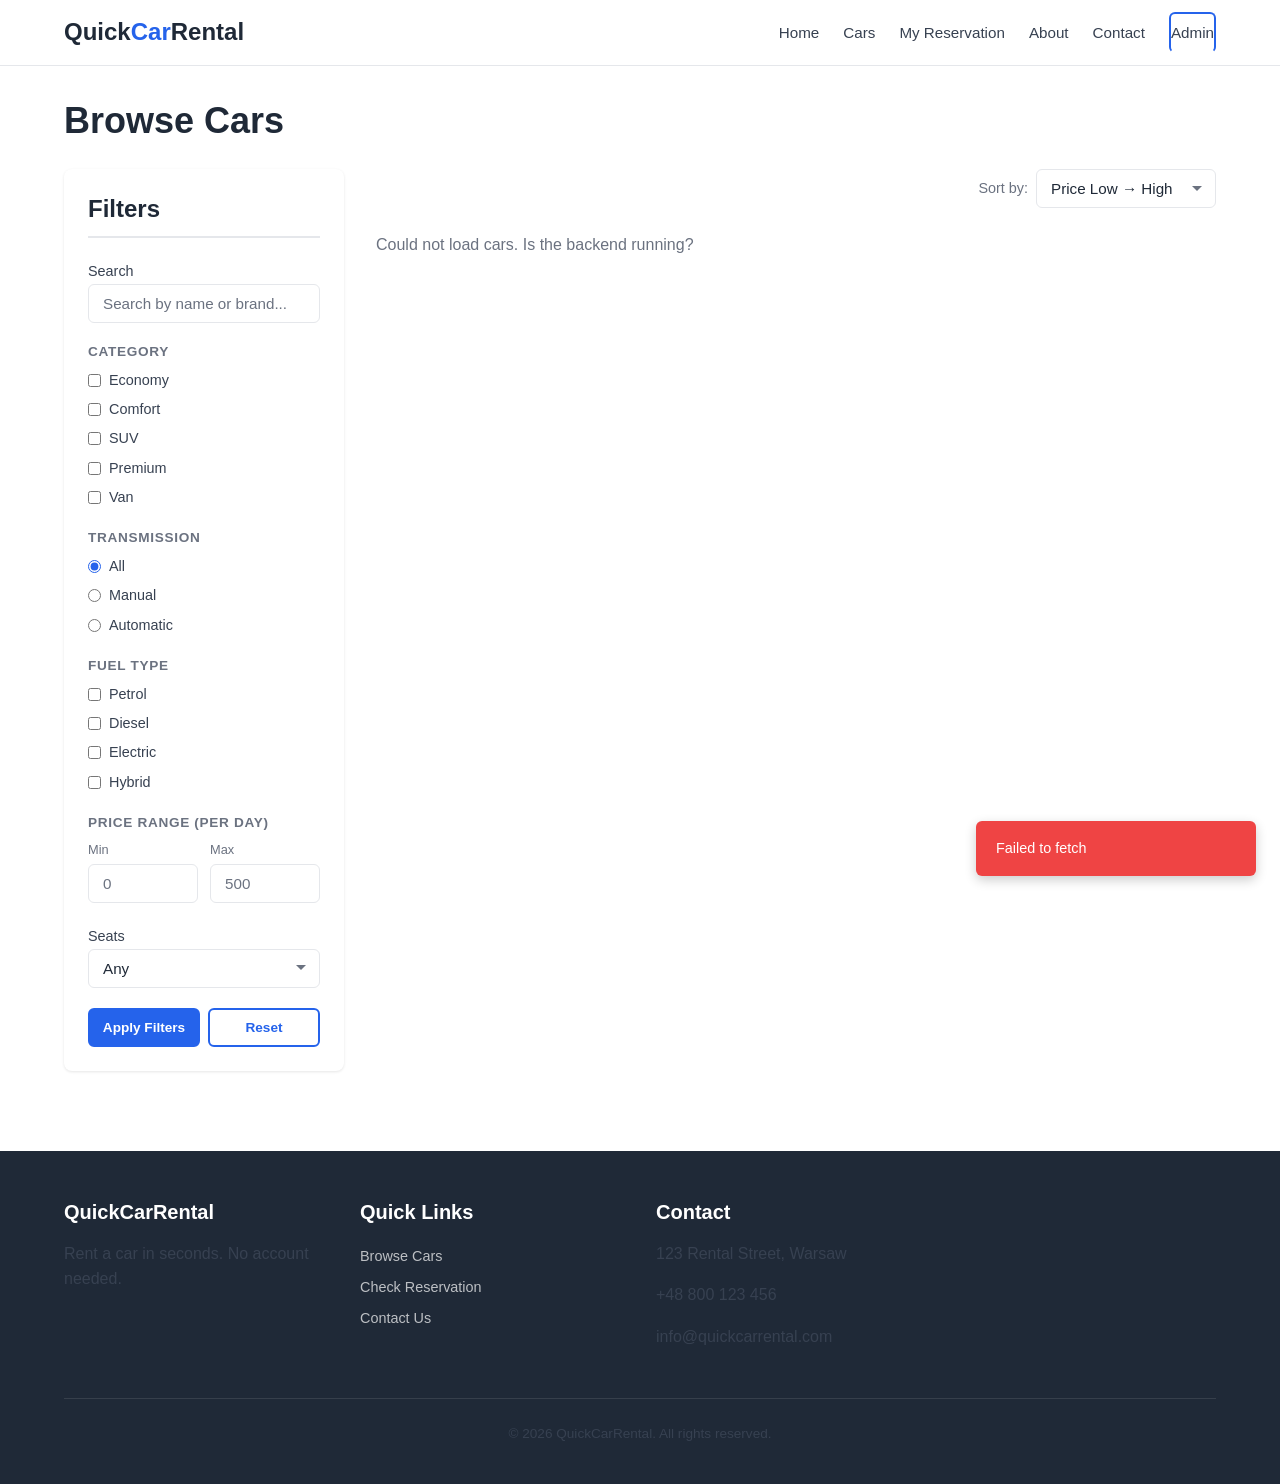
<file: FRONTEND/cars.html>
<!DOCTYPE html>
<html lang="en">
<head>
    <meta charset="UTF-8">
    <meta name="viewport" content="width=device-width, initial-scale=1.0">
    <meta name="description" content="Browse and filter available rental cars at QuickCarRental.">
    <title>Browse Cars - QuickCarRental</title>
    <link rel="stylesheet" href="css/style.css">
    <link rel="stylesheet" href="css/responsive.css">
</head>
<body>

    <nav class="navbar">
        <div class="container navbar-content">
            <a href="index.html" class="logo">Quick<span>Car</span>Rental</a>
            <button class="nav-toggle" aria-label="Toggle menu">&#9776;</button>
            <ul class="nav-links">
                <li><a href="index.html">Home</a></li>
                <li><a href="cars.html">Cars</a></li>
                <li><a href="check-reservation.html">My Reservation</a></li>
                <li><a href="about.html">About</a></li>
                <li><a href="contact.html">Contact</a></li>
                <li><a href="admin.html" class="btn btn-outline btn-sm">Admin</a></li>
            </ul>
        </div>
    </nav>

    <main>
        <section class="cars-page">
            <div class="container">
                <h1>Browse Cars</h1>
                <div class="cars-layout">

                    <aside class="filters-sidebar">
                        <h3>Filters</h3>

                        <div class="filter-group">
                            <label for="search-input">Search</label>
                            <input type="text" id="search-input" name="search" placeholder="Search by name or brand..." class="form-control">
                        </div>

                        <div class="filter-group">
                            <h4>Category</h4>
                            <label class="checkbox-label">
                                <input type="checkbox" name="category" value="ECONOMY"> Economy
                            </label>
                            <label class="checkbox-label">
                                <input type="checkbox" name="category" value="COMFORT"> Comfort
                            </label>
                            <label class="checkbox-label">
                                <input type="checkbox" name="category" value="SUV"> SUV
                            </label>
                            <label class="checkbox-label">
                                <input type="checkbox" name="category" value="PREMIUM"> Premium
                            </label>
                            <label class="checkbox-label">
                                <input type="checkbox" name="category" value="VAN"> Van
                            </label>
                        </div>

                        <div class="filter-group">
                            <h4>Transmission</h4>
                            <label class="radio-label">
                                <input type="radio" name="transmission" value="" checked> All
                            </label>
                            <label class="radio-label">
                                <input type="radio" name="transmission" value="MANUAL"> Manual
                            </label>
                            <label class="radio-label">
                                <input type="radio" name="transmission" value="AUTOMATIC"> Automatic
                            </label>
                        </div>

                        <div class="filter-group">
                            <h4>Fuel Type</h4>
                            <label class="checkbox-label">
                                <input type="checkbox" name="fuel" value="PETROL"> Petrol
                            </label>
                            <label class="checkbox-label">
                                <input type="checkbox" name="fuel" value="DIESEL"> Diesel
                            </label>
                            <label class="checkbox-label">
                                <input type="checkbox" name="fuel" value="ELECTRIC"> Electric
                            </label>
                            <label class="checkbox-label">
                                <input type="checkbox" name="fuel" value="HYBRID"> Hybrid
                            </label>
                        </div>

                        <div class="filter-group">
                            <h4>Price Range (per day)</h4>
                            <div class="price-range-inputs">
                                <div>
                                    <label for="min-price">Min</label>
                                    <input type="number" id="min-price" name="minPrice" min="0" placeholder="0" class="form-control">
                                </div>
                                <div>
                                    <label for="max-price">Max</label>
                                    <input type="number" id="max-price" name="maxPrice" min="0" placeholder="500" class="form-control">
                                </div>
                            </div>
                        </div>

                        <div class="filter-group">
                            <label for="seats-select">Seats</label>
                            <select id="seats-select" name="seats" class="form-control">
                                <option value="">Any</option>
                                <option value="2">2+</option>
                                <option value="4">4+</option>
                                <option value="5">5+</option>
                                <option value="7">7+</option>
                            </select>
                        </div>

                        <div class="filter-actions">
                            <button type="button" id="apply-filters" class="btn btn-primary">Apply Filters</button>
                            <button type="button" id="reset-filters" class="btn btn-outline">Reset</button>
                        </div>
                    </aside>

                    <div class="cars-content">
                        <div class="cars-toolbar">
                            <p id="results-count" class="results-count"></p>
                            <div class="sort-wrapper">
                                <label for="sort-select">Sort by:</label>
                                <select id="sort-select" class="form-control">
                                    <option value="price_asc">Price Low &rarr; High</option>
                                    <option value="price_desc">Price High &rarr; Low</option>
                                    <option value="name_asc">Name A &rarr; Z</option>
                                </select>
                            </div>
                        </div>

                        <div id="car-list" class="car-grid"></div>

                        <div class="loading-spinner">
                            <div class="spinner"></div>
                            <p>Loading cars...</p>
                        </div>
                    </div>

                </div>
            </div>
        </section>
    </main>

    <footer class="footer">
        <div class="container">
            <div class="footer-grid">
                <div>
                    <h4>QuickCarRental</h4>
                    <p>Rent a car in seconds. No account needed.</p>
                </div>
                <div>
                    <h4>Quick Links</h4>
                    <ul>
                        <li><a href="cars.html">Browse Cars</a></li>
                        <li><a href="check-reservation.html">Check Reservation</a></li>
                        <li><a href="contact.html">Contact Us</a></li>
                    </ul>
                </div>
                <div>
                    <h4>Contact</h4>
                    <p>123 Rental Street, Warsaw</p>
                    <p>+48 800 123 456</p>
                    <p>info@quickcarrental.com</p>
                </div>
            </div>
            <div class="footer-bottom">
                <p>&copy; 2026 QuickCarRental. All rights reserved.</p>
            </div>
        </div>
    </footer>

    <div id="toast-container" class="toast-container"></div>
    <div id="global-spinner" class="global-spinner hidden">
        <div class="spinner"></div>
    </div>

    <script src="js/cars.js"></script>
</body>
</html>
</file>
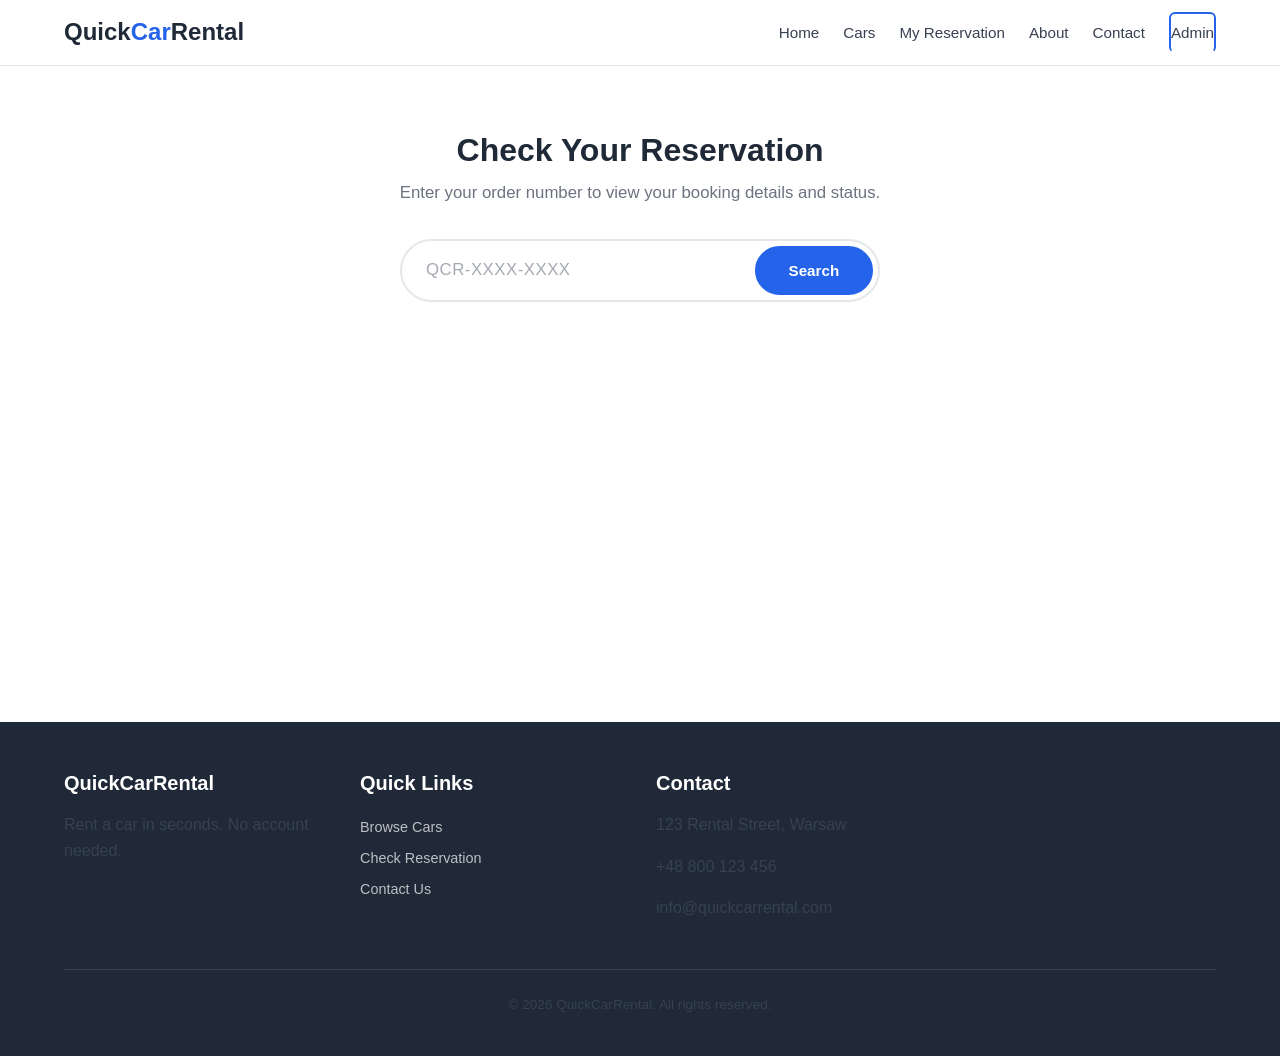
<file: FRONTEND/check-reservation.html>
<!DOCTYPE html>
<html lang="en">
<head>
    <meta charset="UTF-8">
    <meta name="viewport" content="width=device-width, initial-scale=1.0">
    <meta name="description" content="Check your QuickCarRental reservation status using your order number.">
    <title>Check Reservation - QuickCarRental</title>
    <link rel="stylesheet" href="css/style.css">
    <link rel="stylesheet" href="css/responsive.css">
</head>
<body>

    <nav class="navbar">
        <div class="container navbar-content">
            <a href="index.html" class="logo">Quick<span>Car</span>Rental</a>
            <button class="nav-toggle" aria-label="Toggle menu">&#9776;</button>
            <ul class="nav-links">
                <li><a href="index.html">Home</a></li>
                <li><a href="cars.html">Cars</a></li>
                <li><a href="check-reservation.html">My Reservation</a></li>
                <li><a href="about.html">About</a></li>
                <li><a href="contact.html">Contact</a></li>
                <li><a href="admin.html" class="btn btn-outline btn-sm">Admin</a></li>
            </ul>
        </div>
    </nav>

    <main>
        <section class="reservation-check-section">
            <div class="container">
                <h1>Check Your Reservation</h1>
                <p class="section-subtitle">Enter your order number to view your booking details and status.</p>

                <form id="reservation-search-form" class="reservation-search-form">
                    <div class="search-input-group">
                        <label for="token-input" class="sr-only">Order Number</label>
                        <input type="text" id="token-input" name="token" placeholder="QCR-XXXX-XXXX" required aria-label="Order number">
                        <button type="submit" class="btn btn-primary">Search</button>
                    </div>
                </form>

                <div id="reservation-result" class="reservation-result hidden">
                    <div class="reservation-header">
                        <h2>Reservation Details</h2>
                        <span id="res-status" class="status-badge"></span>
                    </div>

                    <div class="reservation-details-grid">
                        <div class="detail-card">
                            <h3>Car Information</h3>
                            <p><strong>Car:</strong> <span id="res-car-name">—</span></p>
                            <p><strong>Category:</strong> <span id="res-car-category">—</span></p>
                            <p><strong>License Plate:</strong> <span id="res-car-plate">—</span></p>
                        </div>
                        <div class="detail-card">
                            <h3>Rental Dates</h3>
                            <p><strong>Pickup:</strong> <span id="res-pickup-date">—</span></p>
                            <p><strong>Return:</strong> <span id="res-return-date">—</span></p>
                            <p><strong>Duration:</strong> <span id="res-duration">—</span></p>
                        </div>
                        <div class="detail-card">
                            <h3>Locations</h3>
                            <p><strong>Pickup Location:</strong> <span id="res-pickup-location">—</span></p>
                            <p><strong>Return Location:</strong> <span id="res-return-location">—</span></p>
                        </div>
                        <div class="detail-card">
                            <h3>Price Breakdown</h3>
                            <p><strong>Daily Rate:</strong> <span id="res-daily-rate">—</span></p>
                            <p><strong>Rental Days:</strong> <span id="res-rental-days">—</span></p>
                            <p><strong>Extras:</strong> <span id="res-extras">—</span></p>
                            <p class="price-total"><strong>Total:</strong> <span id="res-total-price">—</span></p>
                        </div>
                    </div>

                    <div class="reservation-timeline">
                        <h3>Rental Progress</h3>
                        <div class="timeline">
                            <div class="timeline-step" data-step="booked">
                                <div class="timeline-dot"></div>
                                <span class="timeline-label">Booked</span>
                            </div>
                            <div class="timeline-step" data-step="picked-up">
                                <div class="timeline-dot"></div>
                                <span class="timeline-label">Picked Up</span>
                            </div>
                            <div class="timeline-step" data-step="in-use">
                                <div class="timeline-dot"></div>
                                <span class="timeline-label">In Use</span>
                            </div>
                            <div class="timeline-step" data-step="returned">
                                <div class="timeline-dot"></div>
                                <span class="timeline-label">Returned</span>
                            </div>
                        </div>
                    </div>

                    <div id="reservation-actions" class="reservation-actions">
                        <button type="button" id="btn-cancel" class="btn btn-danger">Cancel Reservation</button>
                        <button type="button" id="btn-modify" class="btn btn-secondary">Modify Dates</button>
                        <button type="button" id="btn-extend" class="btn btn-secondary">Extend Rental</button>
                        <button type="button" id="btn-download" class="btn btn-outline">Download Ticket</button>
                    </div>
                </div>
            </div>
        </section>
    </main>

    <!-- Modify Dates Modal -->
    <div id="modify-modal" class="modal hidden" role="dialog" aria-labelledby="modify-modal-title" aria-modal="true">
        <div class="modal-overlay"></div>
        <div class="modal-content">
            <div class="modal-header">
                <h2 id="modify-modal-title">Modify Rental Dates</h2>
                <button type="button" class="modal-close" aria-label="Close modal">&times;</button>
            </div>
            <form id="modify-dates-form" class="modal-body">
                <div class="form-group">
                    <label for="modify-pickup-date">New Pickup Date</label>
                    <input type="datetime-local" id="modify-pickup-date" name="pickupDate" required>
                </div>
                <div class="form-group">
                    <label for="modify-return-date">New Return Date</label>
                    <input type="datetime-local" id="modify-return-date" name="returnDate" required>
                </div>
                <div class="modal-footer">
                    <button type="button" class="btn btn-secondary modal-cancel">Cancel</button>
                    <button type="submit" class="btn btn-primary">Save Changes</button>
                </div>
            </form>
        </div>
    </div>

    <!-- Extend Rental Modal -->
    <div id="extend-modal" class="modal hidden" role="dialog" aria-labelledby="extend-modal-title" aria-modal="true">
        <div class="modal-overlay"></div>
        <div class="modal-content">
            <div class="modal-header">
                <h2 id="extend-modal-title">Extend Rental</h2>
                <button type="button" class="modal-close" aria-label="Close modal">&times;</button>
            </div>
            <form id="extend-rental-form" class="modal-body">
                <div class="form-group">
                    <label for="extend-return-date">New Return Date</label>
                    <input type="datetime-local" id="extend-return-date" name="returnDate" required>
                </div>
                <div class="modal-footer">
                    <button type="button" class="btn btn-secondary modal-cancel">Cancel</button>
                    <button type="submit" class="btn btn-primary">Extend Rental</button>
                </div>
            </form>
        </div>
    </div>

    <footer class="footer">
        <div class="container">
            <div class="footer-grid">
                <div>
                    <h4>QuickCarRental</h4>
                    <p>Rent a car in seconds. No account needed.</p>
                </div>
                <div>
                    <h4>Quick Links</h4>
                    <ul>
                        <li><a href="cars.html">Browse Cars</a></li>
                        <li><a href="check-reservation.html">Check Reservation</a></li>
                        <li><a href="contact.html">Contact Us</a></li>
                    </ul>
                </div>
                <div>
                    <h4>Contact</h4>
                    <p>123 Rental Street, Warsaw</p>
                    <p>+48 800 123 456</p>
                    <p>info@quickcarrental.com</p>
                </div>
            </div>
            <div class="footer-bottom">
                <p>&copy; 2026 QuickCarRental. All rights reserved.</p>
            </div>
        </div>
    </footer>

    <div id="toast-container" class="toast-container"></div>
    <div id="global-spinner" class="global-spinner hidden">
        <div class="spinner"></div>
    </div>

    <script src="js/reservation-check.js"></script>
</body>
</html>
</file>
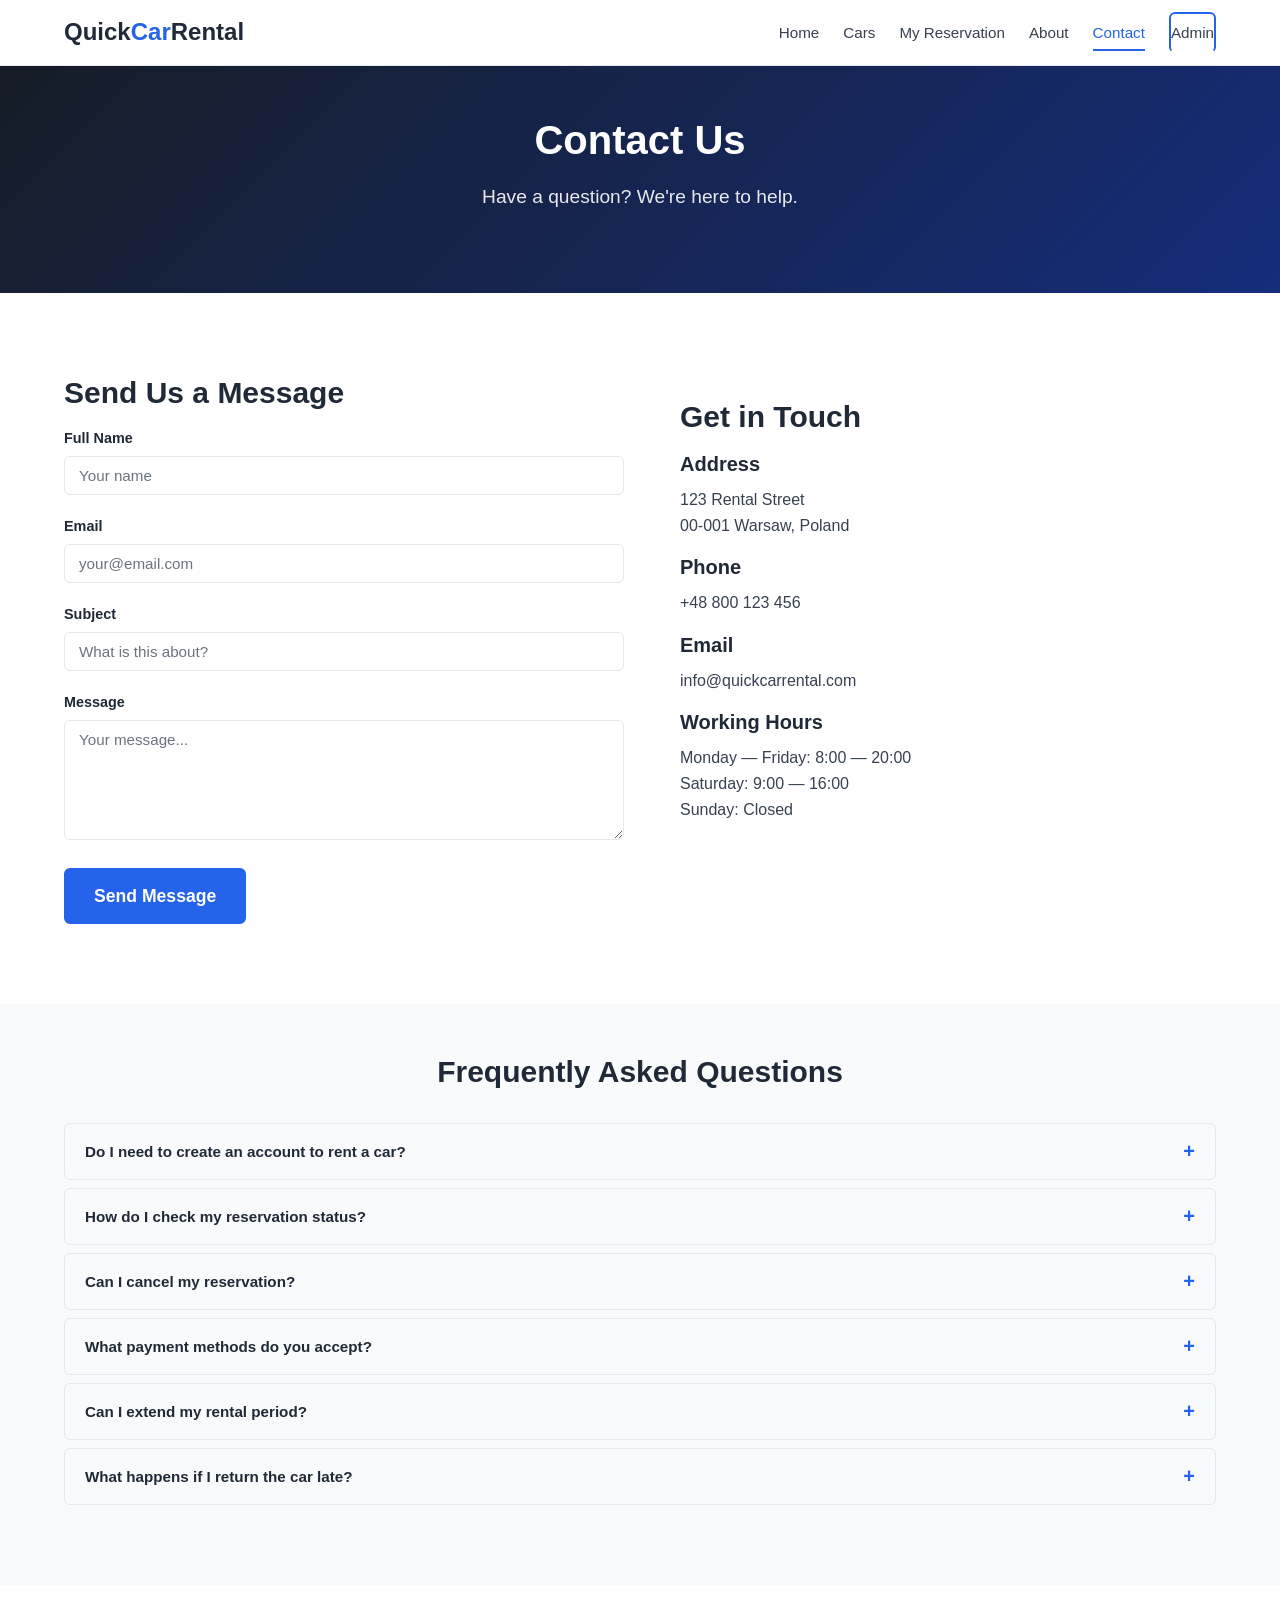
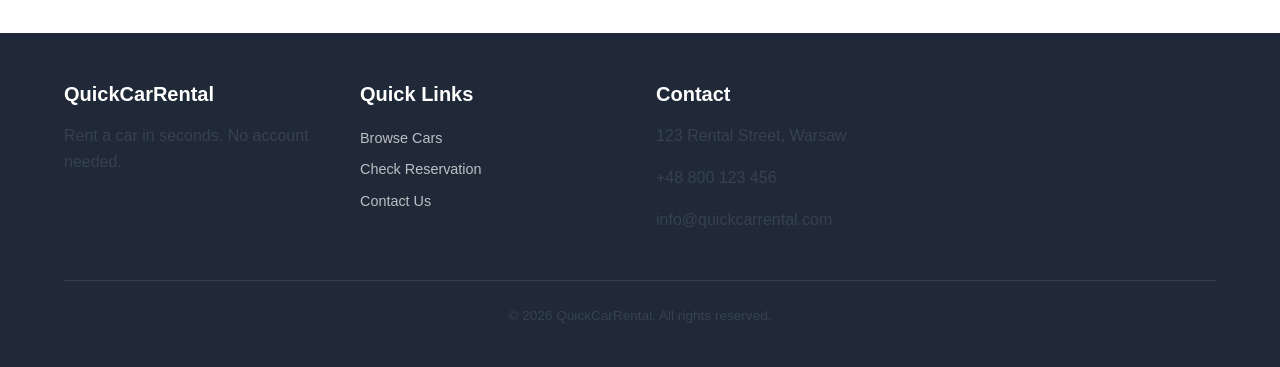
<file: FRONTEND/contact.html>
<!DOCTYPE html>
<html lang="en">
<head>
    <meta charset="UTF-8">
    <meta name="viewport" content="width=device-width, initial-scale=1.0">
    <meta name="description" content="Contact QuickCarRental — get in touch with our team">
    <title>Contact Us — QuickCarRental</title>
    <link rel="stylesheet" href="css/style.css">
    <link rel="stylesheet" href="css/responsive.css">
</head>
<body>
    <nav class="navbar">
        <div class="container navbar-content">
            <a href="index.html" class="logo">Quick<span>Car</span>Rental</a>
            <button class="nav-toggle" aria-label="Toggle menu">&#9776;</button>
            <ul class="nav-links">
                <li><a href="index.html">Home</a></li>
                <li><a href="cars.html">Cars</a></li>
                <li><a href="check-reservation.html">My Reservation</a></li>
                <li><a href="about.html">About</a></li>
                <li><a href="contact.html" class="active">Contact</a></li>
                <li><a href="admin.html" class="btn btn-outline btn-sm">Admin</a></li>
            </ul>
        </div>
    </nav>

    <main>
        <section class="hero hero-small">
            <div class="container">
                <h1>Contact Us</h1>
                <p>Have a question? We're here to help.</p>
            </div>
        </section>

        <section class="section">
            <div class="container">
                <div class="contact-grid">
                    <div class="contact-form-wrapper">
                        <h2>Send Us a Message</h2>
                        <form id="contact-form">
                            <div class="form-group">
                                <label for="contact-name">Full Name</label>
                                <input type="text" id="contact-name" name="name" class="form-control" required placeholder="Your name">
                            </div>
                            <div class="form-group">
                                <label for="contact-email">Email</label>
                                <input type="email" id="contact-email" name="email" class="form-control" required placeholder="your@email.com">
                            </div>
                            <div class="form-group">
                                <label for="contact-subject">Subject</label>
                                <input type="text" id="contact-subject" class="form-control" required placeholder="What is this about?">
                            </div>
                            <div class="form-group">
                                <label for="contact-message">Message</label>
                                <textarea id="contact-message" name="message" class="form-control" rows="5" required placeholder="Your message..."></textarea>
                            </div>
                            <button type="submit" class="btn btn-primary btn-lg">Send Message</button>
                        </form>
                    </div>

                    <div class="contact-info">
                        <h2>Get in Touch</h2>
                        <div class="info-item">
                            <h4>Address</h4>
                            <p>123 Rental Street<br>00-001 Warsaw, Poland</p>
                        </div>
                        <div class="info-item">
                            <h4>Phone</h4>
                            <p>+48 800 123 456</p>
                        </div>
                        <div class="info-item">
                            <h4>Email</h4>
                            <p>info@quickcarrental.com</p>
                        </div>
                        <div class="info-item">
                            <h4>Working Hours</h4>
                            <p>Monday — Friday: 8:00 — 20:00<br>Saturday: 9:00 — 16:00<br>Sunday: Closed</p>
                        </div>
                    </div>
                </div>
            </div>
        </section>

        <section class="section section-light">
            <div class="container">
                <h2 class="text-center">Frequently Asked Questions</h2>
                <div class="faq-accordion">
                    <div class="faq-item">
                        <button class="faq-question">Do I need to create an account to rent a car?</button>
                        <div class="faq-answer">
                            <p>No! QuickCarRental is designed for speed and simplicity. Just pick a car, fill in a short form with your name, email, and phone number, and you'll receive a unique order number to track your reservation. No registration required.</p>
                        </div>
                    </div>
                    <div class="faq-item">
                        <button class="faq-question">How do I check my reservation status?</button>
                        <div class="faq-answer">
                            <p>Go to the <a href="check-reservation.html">My Reservation</a> page and enter your order number (e.g., QCR-A7X9-K2M4). You'll see the full details of your booking, including its current status and a progress timeline.</p>
                        </div>
                    </div>
                    <div class="faq-item">
                        <button class="faq-question">Can I cancel my reservation?</button>
                        <div class="faq-answer">
                            <p>Yes, you can cancel a confirmed reservation as long as the pickup date is more than 24 hours away. Use your order number on the reservation page and click "Cancel Reservation".</p>
                        </div>
                    </div>
                    <div class="faq-item">
                        <button class="faq-question">What payment methods do you accept?</button>
                        <div class="faq-answer">
                            <p>We currently accept cash and card payments at the time of pickup. Online payment functionality is coming soon. The total price shown during booking is the amount you'll pay at pickup.</p>
                        </div>
                    </div>
                    <div class="faq-item">
                        <button class="faq-question">Can I extend my rental period?</button>
                        <div class="faq-answer">
                            <p>Yes! If your rental is currently active, you can extend it as long as the car is available for the extended dates. Use the "Extend Rental" button on the reservation page.</p>
                        </div>
                    </div>
                    <div class="faq-item">
                        <button class="faq-question">What happens if I return the car late?</button>
                        <div class="faq-answer">
                            <p>Late returns incur additional daily charges at the standard rate for the vehicle. We recommend extending your rental through the website if you know you'll need the car longer to avoid any complications.</p>
                        </div>
                    </div>
                </div>
            </div>
        </section>
    </main>

    <footer class="footer">
        <div class="container">
            <div class="footer-grid">
                <div>
                    <h4>QuickCarRental</h4>
                    <p>Rent a car in seconds. No account needed.</p>
                </div>
                <div>
                    <h4>Quick Links</h4>
                    <ul>
                        <li><a href="cars.html">Browse Cars</a></li>
                        <li><a href="check-reservation.html">Check Reservation</a></li>
                        <li><a href="contact.html">Contact Us</a></li>
                    </ul>
                </div>
                <div>
                    <h4>Contact</h4>
                    <p>123 Rental Street, Warsaw</p>
                    <p>+48 800 123 456</p>
                    <p>info@quickcarrental.com</p>
                </div>
            </div>
            <div class="footer-bottom">
                <p>&copy; 2026 QuickCarRental. All rights reserved.</p>
            </div>
        </div>
    </footer>

    <div id="toast-container" class="toast-container"></div>
    <script src="js/app.js?v=2"></script>
</body>
</html>
</file>
<file: FRONTEND/css/style.css>
/* ========================================
   QuickCarRental - Main Stylesheet
   ======================================== */

/* --- CSS Variables --- */
:root {
    --primary: #2563eb;
    --secondary: #1e40af;
    --accent: #f59e0b;
    --success: #10b981;
    --danger: #ef4444;
    --dark: #1f2937;
    --light: #f9fafb;
    --gray: #6b7280;
    --gray-light: #e5e7eb;
    --gray-dark: #374151;
    --white: #ffffff;
    --radius-card: 8px;
    --radius-input: 6px;
    --shadow-card: 0 1px 3px rgba(0, 0, 0, 0.1);
    --shadow-card-hover: 0 4px 12px rgba(0, 0, 0, 0.15);
    --font-family: -apple-system, BlinkMacSystemFont, 'Segoe UI', Roboto, sans-serif;
    --transition: 0.2s ease;
}

/* --- Reset / Base --- */
*,
*::before,
*::after {
    margin: 0;
    padding: 0;
    box-sizing: border-box;
}

html {
    scroll-behavior: smooth;
    font-size: 16px;
}

body {
    font-family: var(--font-family);
    color: var(--dark);
    background-color: var(--white);
    line-height: 1.6;
    min-height: 100vh;
    display: flex;
    flex-direction: column;
}

main {
    flex: 1;
}

img {
    max-width: 100%;
    height: auto;
    display: block;
}

a {
    color: var(--primary);
    text-decoration: none;
    transition: color var(--transition);
}

a:hover {
    color: var(--secondary);
}

ul, ol {
    list-style: none;
}

/* --- Typography --- */
h1, h2, h3, h4, h5, h6 {
    font-weight: 700;
    line-height: 1.3;
    color: var(--dark);
    margin-bottom: 0.5em;
}

h1 { font-size: 2.25rem; }
h2 { font-size: 1.875rem; }
h3 { font-size: 1.5rem; }
h4 { font-size: 1.25rem; }
h5 { font-size: 1.125rem; }
h6 { font-size: 1rem; }

p {
    margin-bottom: 1rem;
    color: var(--gray-dark);
}

/* --- Layout --- */
.container {
    max-width: 1200px;
    margin: 0 auto;
    padding: 0 1.5rem;
}

.grid {
    display: grid;
    gap: 1.5rem;
}

/* --- Navigation --- */
.navbar {
    background: var(--white);
    border-bottom: 1px solid var(--gray-light);
    padding: 0.75rem 0;
    position: sticky;
    top: 0;
    z-index: 1000;
}

.navbar .container {
    display: flex;
    align-items: center;
    justify-content: space-between;
}

.navbar-logo {
    font-size: 1.5rem;
    font-weight: 800;
    color: var(--primary);
    display: flex;
    align-items: center;
    gap: 0.5rem;
}

.navbar-logo:hover {
    color: var(--secondary);
}

.nav-links {
    display: flex;
    align-items: center;
    gap: 1.5rem;
}

.nav-links a {
    color: var(--gray-dark);
    font-weight: 500;
    font-size: 0.95rem;
    padding: 0.5rem 0;
    border-bottom: 2px solid transparent;
    transition: color var(--transition), border-color var(--transition);
}

.nav-links a:hover,
.nav-links a.active {
    color: var(--primary);
    border-bottom-color: var(--primary);
}

.nav-toggle {
    display: none;
    background: none;
    border: none;
    cursor: pointer;
    padding: 0.5rem;
    flex-direction: column;
    gap: 5px;
}

.nav-toggle span {
    display: block;
    width: 24px;
    height: 2px;
    background: var(--dark);
    border-radius: 2px;
    transition: transform var(--transition), opacity var(--transition);
}

/* --- Buttons --- */
.btn {
    display: inline-flex;
    align-items: center;
    justify-content: center;
    gap: 0.5rem;
    padding: 0.625rem 1.25rem;
    font-size: 0.95rem;
    font-weight: 600;
    font-family: var(--font-family);
    border: 2px solid transparent;
    border-radius: var(--radius-input);
    cursor: pointer;
    transition: background var(--transition), color var(--transition), border-color var(--transition), box-shadow var(--transition);
    text-decoration: none;
    line-height: 1.4;
}

.btn:hover {
    transform: translateY(-1px);
}

.btn-primary {
    background: var(--primary);
    color: var(--white);
    border-color: var(--primary);
}

.btn-primary:hover {
    background: var(--secondary);
    border-color: var(--secondary);
    color: var(--white);
}

.btn-secondary {
    background: var(--gray-dark);
    color: var(--white);
    border-color: var(--gray-dark);
}

.btn-secondary:hover {
    background: var(--dark);
    border-color: var(--dark);
    color: var(--white);
}

.btn-danger {
    background: var(--danger);
    color: var(--white);
    border-color: var(--danger);
}

.btn-danger:hover {
    background: #dc2626;
    border-color: #dc2626;
    color: var(--white);
}

.btn-success {
    background: var(--success);
    color: var(--white);
    border-color: var(--success);
}

.btn-success:hover {
    background: #059669;
    border-color: #059669;
    color: var(--white);
}

.btn-outline {
    background: transparent;
    color: var(--primary);
    border-color: var(--primary);
}

.btn-outline:hover {
    background: var(--primary);
    color: var(--white);
}

.btn-sm {
    padding: 0.375rem 0.75rem;
    font-size: 0.85rem;
}

.btn-lg {
    padding: 0.875rem 1.75rem;
    font-size: 1.1rem;
}

/* --- Cards --- */
.car-card {
    background: var(--white);
    border-radius: var(--radius-card);
    box-shadow: var(--shadow-card);
    overflow: hidden;
    transition: box-shadow var(--transition), transform var(--transition);
    display: flex;
    flex-direction: column;
}

.car-card:hover {
    box-shadow: var(--shadow-card-hover);
    transform: translateY(-2px);
}

.car-card img {
    width: 100%;
    height: 200px;
    object-fit: cover;
}

.car-card-content {
    padding: 1.25rem;
    flex: 1;
    display: flex;
    flex-direction: column;
}

.car-card-content h3 {
    margin-bottom: 0.25rem;
}

.car-card .price-badge {
    display: inline-block;
    background: var(--accent);
    color: var(--dark);
    font-weight: 700;
    padding: 0.25rem 0.75rem;
    border-radius: 20px;
    font-size: 0.95rem;
    margin-bottom: 0.75rem;
}

.car-card .specs-row {
    display: flex;
    gap: 1rem;
    flex-wrap: wrap;
    margin-bottom: 1rem;
    font-size: 0.875rem;
    color: var(--gray);
}

.car-card .specs-row span {
    display: flex;
    align-items: center;
    gap: 0.25rem;
}

.car-card .btn {
    margin-top: auto;
    width: 100%;
}

/* --- Forms --- */
.form-group {
    margin-bottom: 1.25rem;
}

.form-group label {
    display: block;
    font-weight: 600;
    margin-bottom: 0.375rem;
    font-size: 0.9rem;
    color: var(--dark);
}

.form-control {
    width: 100%;
    padding: 0.625rem 0.875rem;
    font-size: 0.95rem;
    font-family: var(--font-family);
    border: 1px solid var(--gray-light);
    border-radius: var(--radius-input);
    background: var(--white);
    color: var(--dark);
    transition: border-color var(--transition), box-shadow var(--transition);
}

.form-control:focus {
    outline: none;
    border-color: var(--primary);
    box-shadow: 0 0 0 3px rgba(37, 99, 235, 0.15);
}

.form-control::placeholder {
    color: var(--gray);
}

textarea.form-control {
    min-height: 120px;
    resize: vertical;
}

select.form-control {
    appearance: none;
    background-image: url("data:image/svg+xml,%3Csvg xmlns='http://www.w3.org/2000/svg' width='12' height='12' viewBox='0 0 12 12'%3E%3Cpath fill='%236b7280' d='M6 8L1 3h10z'/%3E%3C/svg%3E");
    background-repeat: no-repeat;
    background-position: right 0.75rem center;
    padding-right: 2.5rem;
}

.form-error {
    color: var(--danger);
    font-size: 0.8rem;
    margin-top: 0.25rem;
}

.form-row {
    display: flex;
    gap: 1rem;
}

.form-row .form-group {
    flex: 1;
}

/* --- Hero Section --- */
.hero {
    position: relative;
    background: linear-gradient(135deg, var(--dark) 0%, var(--secondary) 100%);
    color: var(--white);
    padding: 5rem 0;
    text-align: center;
    overflow: hidden;
}

.hero::before {
    content: '';
    position: absolute;
    inset: 0;
    background: rgba(0, 0, 0, 0.3);
    z-index: 1;
}

.hero .container {
    position: relative;
    z-index: 2;
}

.hero h1 {
    color: var(--white);
    font-size: 3rem;
    margin-bottom: 1rem;
}

.hero p {
    color: rgba(255, 255, 255, 0.9);
    font-size: 1.2rem;
    max-width: 600px;
    margin: 0 auto 2rem;
}

.hero .btn {
    margin: 0 0.5rem;
}

/* --- Steps Section --- */
.steps-section {
    padding: 4rem 0;
    background: var(--light);
}

.steps-grid {
    display: grid;
    grid-template-columns: repeat(3, 1fr);
    gap: 2rem;
    text-align: center;
}

.step-item {
    padding: 2rem 1.5rem;
}

.step-icon {
    width: 64px;
    height: 64px;
    background: var(--primary);
    color: var(--white);
    border-radius: 50%;
    display: flex;
    align-items: center;
    justify-content: center;
    font-size: 1.5rem;
    margin: 0 auto 1rem;
}

.step-item h3 {
    margin-bottom: 0.5rem;
}

.step-item p {
    font-size: 0.9rem;
    color: var(--gray);
}

/* --- Filters Sidebar --- */
.filters-sidebar {
    background: var(--white);
    border-radius: var(--radius-card);
    box-shadow: var(--shadow-card);
    padding: 1.5rem;
}

.filters-sidebar h3 {
    margin-bottom: 1.25rem;
    padding-bottom: 0.75rem;
    border-bottom: 2px solid var(--gray-light);
}

.filter-section {
    margin-bottom: 1.5rem;
}

.filter-section h4 {
    font-size: 0.9rem;
    text-transform: uppercase;
    letter-spacing: 0.05em;
    color: var(--gray);
    margin-bottom: 0.75rem;
}

.filter-section label {
    display: flex;
    align-items: center;
    gap: 0.5rem;
    margin-bottom: 0.5rem;
    font-size: 0.9rem;
    cursor: pointer;
}

.filter-section input[type="checkbox"],
.filter-section input[type="radio"] {
    accent-color: var(--primary);
}

/* --- Car Detail Page --- */
.car-detail-grid {
    display: grid;
    grid-template-columns: 1fr 1fr;
    gap: 2rem;
    padding: 2rem 0;
}

.car-detail-image {
    border-radius: var(--radius-card);
    overflow: hidden;
}

.car-detail-image img {
    width: 100%;
    height: auto;
    object-fit: cover;
}

.car-detail-info h1 {
    margin-bottom: 0.5rem;
}

.car-detail-info .price-badge {
    display: inline-block;
    background: var(--accent);
    color: var(--dark);
    font-weight: 700;
    padding: 0.375rem 1rem;
    border-radius: 20px;
    font-size: 1.1rem;
    margin-bottom: 1rem;
}

.car-specs-grid {
    display: grid;
    grid-template-columns: 1fr 1fr;
    gap: 0.75rem;
    margin-bottom: 1.5rem;
}

.car-specs-grid .spec-item {
    display: flex;
    align-items: center;
    gap: 0.5rem;
    font-size: 0.9rem;
    color: var(--gray-dark);
    padding: 0.5rem;
    background: var(--light);
    border-radius: var(--radius-input);
}

/* --- Booking Form --- */
.booking-form {
    background: var(--white);
    border-radius: var(--radius-card);
    box-shadow: var(--shadow-card);
    padding: 2rem;
    margin: 2rem 0;
}

.booking-form h2 {
    margin-bottom: 1.5rem;
    padding-bottom: 0.75rem;
    border-bottom: 2px solid var(--gray-light);
}

.extras-grid {
    display: grid;
    grid-template-columns: repeat(auto-fill, minmax(200px, 1fr));
    gap: 1rem;
    margin-bottom: 1.5rem;
}

.extra-item {
    display: flex;
    align-items: center;
    gap: 0.75rem;
    padding: 0.75rem;
    border: 1px solid var(--gray-light);
    border-radius: var(--radius-input);
    cursor: pointer;
    transition: border-color var(--transition);
}

.extra-item:hover {
    border-color: var(--primary);
}

.extra-item input[type="checkbox"] {
    accent-color: var(--primary);
}

.cost-summary {
    background: var(--light);
    border-radius: var(--radius-card);
    padding: 1.5rem;
    margin-top: 1.5rem;
}

.cost-summary h3 {
    margin-bottom: 1rem;
}

.cost-row {
    display: flex;
    justify-content: space-between;
    padding: 0.5rem 0;
    font-size: 0.95rem;
    border-bottom: 1px solid var(--gray-light);
}

.cost-row:last-child {
    border-bottom: none;
    font-weight: 700;
    font-size: 1.1rem;
    padding-top: 0.75rem;
    margin-top: 0.25rem;
    border-top: 2px solid var(--gray-light);
}

/* --- Confirmation / Booking Ticket --- */
.booking-ticket {
    max-width: 600px;
    margin: 2rem auto;
    padding: 2rem;
    border: 2px dashed var(--primary);
    border-radius: var(--radius-card);
    text-align: center;
    background: var(--white);
}

.booking-ticket h2 {
    color: var(--success);
    margin-bottom: 1rem;
}

.booking-ticket .ticket-details {
    text-align: left;
    margin: 1.5rem 0;
}

.booking-ticket .ticket-row {
    display: flex;
    justify-content: space-between;
    padding: 0.5rem 0;
    border-bottom: 1px solid var(--gray-light);
    font-size: 0.95rem;
}

.booking-ticket .ticket-row span:first-child {
    color: var(--gray);
}

/* --- Reservation Check --- */
.reservation-card {
    background: var(--white);
    border-radius: var(--radius-card);
    box-shadow: var(--shadow-card);
    padding: 1.5rem;
    margin-bottom: 1.5rem;
}

.status-badge {
    display: inline-block;
    padding: 0.25rem 0.75rem;
    border-radius: 20px;
    font-size: 0.8rem;
    font-weight: 700;
    text-transform: uppercase;
    letter-spacing: 0.05em;
}

.status-badge.confirmed {
    background: rgba(37, 99, 235, 0.1);
    color: var(--primary);
}

.status-badge.active {
    background: rgba(16, 185, 129, 0.1);
    color: var(--success);
}

.status-badge.completed {
    background: rgba(107, 114, 128, 0.1);
    color: var(--gray);
}

.status-badge.cancelled {
    background: rgba(239, 68, 68, 0.1);
    color: var(--danger);
}

.timeline {
    position: relative;
    padding-left: 2rem;
    margin-top: 1.5rem;
}

.timeline::before {
    content: '';
    position: absolute;
    left: 7px;
    top: 0;
    bottom: 0;
    width: 2px;
    background: var(--gray-light);
}

.timeline-item {
    position: relative;
    padding-bottom: 1.5rem;
}

.timeline-item::before {
    content: '';
    position: absolute;
    left: -2rem;
    top: 4px;
    width: 12px;
    height: 12px;
    border-radius: 50%;
    background: var(--primary);
    border: 2px solid var(--white);
    box-shadow: 0 0 0 2px var(--primary);
}

.timeline-item.completed::before {
    background: var(--success);
    box-shadow: 0 0 0 2px var(--success);
}

.timeline-item h4 {
    font-size: 0.95rem;
    margin-bottom: 0.125rem;
}

.timeline-item p {
    font-size: 0.85rem;
    color: var(--gray);
    margin-bottom: 0;
}

/* --- Check Reservation Page --- */

.reservation-check-section {
    padding: 4rem 0 3rem;
    min-height: calc(100vh - 72px - 220px);
    display: flex;
    align-items: flex-start;
    justify-content: center;
}

.reservation-check-section .container {
    max-width: 640px;
    width: 100%;
    text-align: center;
}

.reservation-check-section h1 {
    font-size: 2rem;
    margin-bottom: 0.5rem;
    color: var(--dark);
}

.reservation-check-section .section-subtitle {
    color: var(--gray);
    margin-bottom: 2rem;
    font-size: 1.05rem;
}

.reservation-search-form {
    margin-bottom: 2rem;
}

.search-input-group {
    display: flex;
    align-items: center;
    gap: 0;
    max-width: 480px;
    margin: 0 auto;
    background: var(--white);
    border: 2px solid var(--gray-light);
    border-radius: 50px;
    padding: 0.3rem 0.3rem 0.3rem 1.5rem;
    transition: border-color var(--transition), box-shadow var(--transition);
}

.search-input-group:focus-within {
    border-color: var(--primary);
    box-shadow: 0 0 0 4px rgba(37, 99, 235, 0.1);
}

.search-input-group input {
    flex: 1;
    border: none;
    outline: none;
    font-size: 1.05rem;
    padding: 0.75rem 0;
    background: transparent;
    font-family: var(--font-family);
    color: var(--dark);
    letter-spacing: 0.5px;
}

.search-input-group input::placeholder {
    color: var(--gray);
    opacity: 0.6;
}

.search-input-group .btn {
    border-radius: 50px;
    padding: 0.75rem 2rem;
    font-size: 0.95rem;
    white-space: nowrap;
    flex-shrink: 0;
    width: auto;
}

/* Reservation result area */
.reservation-result {
    text-align: left;
    margin-top: 1rem;
}

.reservation-result.hidden {
    display: none;
}

.reservation-header {
    display: flex;
    align-items: center;
    justify-content: space-between;
    margin-bottom: 1.5rem;
    padding-bottom: 1rem;
    border-bottom: 2px solid var(--gray-light);
}

.reservation-header h2 {
    font-size: 1.5rem;
    margin: 0;
}

.reservation-details-grid {
    display: grid;
    grid-template-columns: repeat(2, 1fr);
    gap: 1rem;
    margin-bottom: 1.5rem;
}

.detail-card {
    background: var(--light);
    border-radius: var(--radius-card);
    padding: 1.25rem;
    border: 1px solid var(--gray-light);
}

.detail-card h3 {
    font-size: 0.85rem;
    text-transform: uppercase;
    letter-spacing: 0.5px;
    color: var(--primary);
    margin-bottom: 0.75rem;
}

.detail-card p {
    font-size: 0.95rem;
    margin-bottom: 0.375rem;
    color: var(--dark);
}

.detail-card .price-total {
    margin-top: 0.5rem;
    padding-top: 0.5rem;
    border-top: 1px solid var(--gray-light);
    font-size: 1.1rem;
    color: var(--primary);
}

/* Reservation timeline (horizontal) */
.reservation-timeline {
    margin-bottom: 1.5rem;
    padding: 1.25rem;
    background: var(--light);
    border-radius: var(--radius-card);
    border: 1px solid var(--gray-light);
}

.reservation-timeline h3 {
    font-size: 0.85rem;
    text-transform: uppercase;
    letter-spacing: 0.5px;
    color: var(--primary);
    margin-bottom: 1rem;
}

.reservation-timeline .timeline {
    display: flex;
    align-items: center;
    justify-content: space-between;
    position: relative;
    padding: 0;
    margin: 0;
}

.reservation-timeline .timeline::before {
    content: '';
    position: absolute;
    top: 14px;
    left: 24px;
    right: 24px;
    height: 3px;
    background: var(--gray-light);
    border-radius: 2px;
}

.reservation-timeline .timeline-step {
    display: flex;
    flex-direction: column;
    align-items: center;
    position: relative;
    z-index: 1;
    flex: 1;
}

.reservation-timeline .timeline-dot {
    width: 30px;
    height: 30px;
    border-radius: 50%;
    background: var(--white);
    border: 3px solid var(--gray-light);
    margin-bottom: 0.5rem;
    transition: all 0.3s ease;
}

.reservation-timeline .timeline-step.completed .timeline-dot {
    background: var(--success);
    border-color: var(--success);
}

.reservation-timeline .timeline-step.active .timeline-dot {
    background: var(--primary);
    border-color: var(--primary);
    box-shadow: 0 0 0 4px rgba(37, 99, 235, 0.2);
}

.reservation-timeline .timeline-step.cancelled .timeline-dot {
    background: var(--danger);
    border-color: var(--danger);
}

.reservation-timeline .timeline-label {
    font-size: 0.8rem;
    color: var(--gray);
    font-weight: 500;
    text-align: center;
}

.reservation-timeline .timeline-step.completed .timeline-label,
.reservation-timeline .timeline-step.active .timeline-label {
    color: var(--dark);
    font-weight: 600;
}

/* Reservation action buttons */
.reservation-actions {
    display: flex;
    gap: 0.75rem;
    flex-wrap: wrap;
    padding-top: 1rem;
    border-top: 2px solid var(--gray-light);
}

.reservation-actions .btn {
    width: auto;
    flex: none;
}

/* Error message in reservation */
.error-message {
    text-align: center;
    padding: 2rem;
    background: var(--light);
    border-radius: var(--radius-card);
    border: 1px solid var(--gray-light);
}

.error-message h2 {
    color: var(--danger);
    margin-bottom: 0.5rem;
}

.error-message p {
    color: var(--gray);
    margin-bottom: 1rem;
}

/* --- Messages Tab --- */

.unread-badge {
    display: inline-flex;
    align-items: center;
    justify-content: center;
    background: var(--danger);
    color: var(--white);
    font-size: 0.7rem;
    font-weight: 700;
    min-width: 18px;
    height: 18px;
    border-radius: 50%;
    padding: 0 4px;
    margin-left: 6px;
    vertical-align: middle;
}

.unread-badge.hidden {
    display: none;
}

.message-unread {
    background: rgba(37, 99, 235, 0.04);
    font-weight: 500;
}

.message-text {
    max-width: 300px;
    white-space: nowrap;
    overflow: hidden;
    text-overflow: ellipsis;
}

/* --- Admin Panel --- */

/* Login overlay */
.admin-login-overlay {
    display: flex;
    align-items: flex-start;
    justify-content: center;
    padding: 3rem 1rem;
    min-height: 60vh;
}

.admin-login-overlay.hidden {
    display: none;
}

.admin-login-card {
    background: var(--white);
    border-radius: var(--radius-card);
    box-shadow: var(--shadow-card);
    padding: 2.5rem;
    width: 100%;
    max-width: 420px;
}

.admin-login-card h1 {
    margin-bottom: 0.5rem;
}

.admin-login-card p {
    margin-bottom: 1.5rem;
}

.admin-login-card input {
    width: 100%;
    padding: 0.625rem 0.875rem;
    font-size: 0.95rem;
    font-family: var(--font-family);
    border: 1px solid var(--gray-light);
    border-radius: var(--radius-input);
    margin-bottom: 1rem;
}

.admin-login-card input:focus {
    outline: none;
    border-color: var(--primary);
    box-shadow: 0 0 0 3px rgba(37, 99, 235, 0.15);
}

.error-message {
    color: var(--danger);
    font-size: 0.85rem;
    margin-bottom: 1rem;
}

.error-message.hidden {
    display: none;
}

/* Admin container */
.admin-container {
    padding: 2rem 0;
    min-height: calc(100vh - 200px);
}

.admin-container.hidden {
    display: none;
}

.admin-header {
    display: flex;
    justify-content: space-between;
    align-items: center;
    margin-bottom: 1.5rem;
}

/* Tabs */
.admin-tabs {
    display: flex;
    gap: 0;
    border-bottom: 2px solid var(--gray-light);
    margin-bottom: 2rem;
}

.tab-btn {
    padding: 0.75rem 1.5rem;
    background: none;
    border: none;
    border-bottom: 3px solid transparent;
    margin-bottom: -2px;
    font-family: var(--font-family);
    font-size: 0.95rem;
    font-weight: 600;
    color: var(--gray);
    cursor: pointer;
    transition: color var(--transition), border-color var(--transition);
    white-space: nowrap;
}

.tab-btn:hover {
    color: var(--primary);
}

.tab-btn.active {
    color: var(--primary);
    border-bottom-color: var(--primary);
}

/* Panels */
.admin-panel {
    display: none;
}

.admin-panel.active {
    display: block;
}

.panel-header {
    display: flex;
    justify-content: space-between;
    align-items: center;
    margin-bottom: 1.5rem;
    flex-wrap: wrap;
    gap: 1rem;
}

.panel-header h2 {
    margin-bottom: 0;
}

/* Stats grid */
.stats-grid {
    display: grid;
    grid-template-columns: repeat(4, 1fr);
    gap: 1rem;
    margin-bottom: 2rem;
}

.stat-card {
    background: var(--light);
    border-radius: var(--radius-card);
    padding: 1.5rem;
    text-align: center;
    border: 1px solid var(--gray-light);
}

.stat-icon {
    font-size: 1.5rem;
    display: block;
    margin-bottom: 0.5rem;
}

.stat-card .stat-value {
    font-size: 2rem;
    font-weight: 800;
    color: var(--primary);
    display: block;
}

.stat-card .stat-label {
    font-size: 0.85rem;
    color: var(--gray);
    display: block;
    margin-top: 0.25rem;
}

/* Chart section */
.chart-section {
    background: var(--white);
    border: 1px solid var(--gray-light);
    border-radius: var(--radius-card);
    padding: 1.5rem;
}

.chart-section h3 {
    margin-bottom: 1.25rem;
}

.chart-bars {
    display: flex;
    align-items: flex-end;
    justify-content: space-around;
    gap: 0.5rem;
    height: 200px;
    padding: 0 0.5rem;
}

.chart-bar-wrapper {
    display: flex;
    flex-direction: column;
    align-items: center;
    gap: 0.4rem;
    flex: 1;
    min-width: 0;
}

.chart-bar-count {
    font-size: 0.8rem;
    font-weight: 700;
    color: var(--gray-dark);
}

.chart-bar {
    width: 100%;
    max-width: 50px;
    background: linear-gradient(180deg, var(--primary) 0%, #60a5fa 100%);
    border-radius: 4px 4px 0 0;
    min-height: 4px;
    transition: height 0.3s ease;
}

.chart-bar-label {
    font-size: 0.75rem;
    color: var(--gray);
    white-space: nowrap;
}

.chart-placeholder {
    text-align: center;
    color: var(--gray);
    padding: 2rem;
}

/* Admin table */
.admin-table,
.data-table {
    width: 100%;
    border-collapse: collapse;
    font-size: 0.9rem;
}

.admin-table thead,
.data-table thead {
    background: var(--light);
}

.admin-table th,
.admin-table td,
.data-table th,
.data-table td {
    padding: 0.75rem 1rem;
    text-align: left;
    border-bottom: 1px solid var(--gray-light);
}

.admin-table th,
.data-table th {
    font-weight: 600;
    color: var(--gray);
    text-transform: uppercase;
    font-size: 0.8rem;
    letter-spacing: 0.05em;
    white-space: nowrap;
}

.admin-table tbody tr:hover,
.data-table tbody tr:hover {
    background: var(--light);
}

.admin-table code {
    font-size: 0.8rem;
    background: var(--light);
    padding: 0.15rem 0.4rem;
    border-radius: 3px;
    word-break: keep-all;
    white-space: nowrap;
}

.table-responsive {
    overflow-x: auto;
    -webkit-overflow-scrolling: touch;
    border: 1px solid var(--gray-light);
    border-radius: var(--radius-card);
}

.actions-cell {
    white-space: nowrap;
    display: flex;
    gap: 0.4rem;
}

.status-select {
    padding: 0.3rem 0.5rem;
    font-size: 0.8rem;
    border: 1px solid var(--gray-light);
    border-radius: var(--radius-input);
    font-family: var(--font-family);
    background: var(--white);
    cursor: pointer;
}

/* Status badges (admin) */
.status-badge {
    display: inline-block;
    padding: 0.2rem 0.6rem;
    border-radius: 20px;
    font-size: 0.75rem;
    font-weight: 700;
    text-transform: uppercase;
    letter-spacing: 0.04em;
    white-space: nowrap;
}

.status-confirmed,
.status-badge.confirmed {
    background: rgba(37, 99, 235, 0.1);
    color: var(--primary);
}

.status-active,
.status-badge.active {
    background: rgba(16, 185, 129, 0.1);
    color: var(--success);
}

.status-completed,
.status-badge.completed {
    background: rgba(107, 114, 128, 0.1);
    color: var(--gray);
}

.status-cancelled,
.status-badge.cancelled {
    background: rgba(239, 68, 68, 0.1);
    color: var(--danger);
}

.sr-only {
    position: absolute;
    width: 1px;
    height: 1px;
    padding: 0;
    margin: -1px;
    overflow: hidden;
    clip: rect(0, 0, 0, 0);
    white-space: nowrap;
    border: 0;
}

/* Panel filter dropdown */
.panel-header select {
    padding: 0.5rem 0.75rem;
    font-size: 0.9rem;
    font-family: var(--font-family);
    border: 1px solid var(--gray-light);
    border-radius: var(--radius-input);
    background: var(--white);
    cursor: pointer;
}

/* --- Contact Page --- */
.contact-grid {
    display: grid;
    grid-template-columns: 1fr 1fr;
    gap: 2rem;
    padding: 2rem 0;
}

.contact-info {
    padding: 1.5rem;
}

.contact-info-item {
    display: flex;
    gap: 1rem;
    margin-bottom: 1.5rem;
}

.contact-info-item .icon {
    width: 40px;
    height: 40px;
    background: var(--primary);
    color: var(--white);
    border-radius: 50%;
    display: flex;
    align-items: center;
    justify-content: center;
    flex-shrink: 0;
}

.faq-accordion {
    margin: 2rem 0;
}

.faq-item {
    border: 1px solid var(--gray-light);
    border-radius: var(--radius-input);
    margin-bottom: 0.5rem;
    overflow: hidden;
}

.faq-question {
    width: 100%;
    background: none;
    border: none;
    padding: 1rem 1.25rem;
    font-size: 0.95rem;
    font-weight: 600;
    font-family: var(--font-family);
    text-align: left;
    cursor: pointer;
    display: flex;
    justify-content: space-between;
    align-items: center;
    color: var(--dark);
    transition: background var(--transition);
}

.faq-question:hover {
    background: var(--light);
}

.faq-question::after {
    content: '+';
    font-size: 1.25rem;
    font-weight: 700;
    color: var(--primary);
    transition: transform var(--transition);
}

.faq-item.active .faq-question::after {
    content: '-';
}

.faq-answer {
    display: none;
    padding: 0 1.25rem 1rem;
    font-size: 0.9rem;
    color: var(--gray-dark);
    line-height: 1.7;
}

.faq-item.active .faq-answer {
    display: block;
}

/* --- About Page --- */

/* Hero small variant */
.hero-small {
    padding: 3rem 0;
}

.hero-small h1 {
    font-size: 2.5rem;
}

/* Mission section */
.about-mission {
    max-width: 800px;
    margin: 0 auto;
    text-align: center;
}

.about-mission h2 {
    margin-bottom: 1rem;
}

.about-mission p {
    font-size: 1.05rem;
    line-height: 1.8;
    color: var(--gray-dark);
}

/* Section light bg */
.section-light {
    background: var(--light);
}

/* Values grid */
.values-grid {
    display: grid;
    grid-template-columns: repeat(3, 1fr);
    gap: 2rem;
    margin-top: 2rem;
}

.value-card {
    background: var(--white);
    border-radius: var(--radius-card);
    box-shadow: var(--shadow-card);
    padding: 2rem 1.5rem;
    text-align: center;
    transition: box-shadow var(--transition), transform var(--transition);
}

.value-card:hover {
    box-shadow: var(--shadow-card-hover);
    transform: translateY(-3px);
}

.value-icon {
    width: 64px;
    height: 64px;
    background: linear-gradient(135deg, var(--primary), #60a5fa);
    color: var(--white);
    border-radius: 50%;
    display: flex;
    align-items: center;
    justify-content: center;
    font-size: 1.5rem;
    margin: 0 auto 1.25rem;
}

.value-card h3 {
    margin-bottom: 0.75rem;
    color: var(--dark);
}

.value-card p {
    font-size: 0.9rem;
    color: var(--gray);
    line-height: 1.7;
    margin-bottom: 0;
}

/* Team grid */
.team-grid {
    display: grid;
    grid-template-columns: repeat(2, 1fr);
    gap: 2rem;
    padding: 2rem 0;
    max-width: 900px;
    margin: 0 auto;
}

.team-card {
    background: var(--white);
    border-radius: var(--radius-card);
    box-shadow: var(--shadow-card);
    padding: 2rem 1.5rem;
    text-align: center;
    transition: box-shadow var(--transition), transform var(--transition);
}

.team-card:hover {
    box-shadow: var(--shadow-card-hover);
    transform: translateY(-2px);
}

.team-avatar {
    width: 72px;
    height: 72px;
    background: linear-gradient(135deg, var(--primary), var(--secondary));
    color: var(--white);
    border-radius: 50%;
    display: flex;
    align-items: center;
    justify-content: center;
    font-size: 1.4rem;
    font-weight: 800;
    margin: 0 auto 1rem;
    letter-spacing: 0.05em;
}

.team-card h3 {
    margin-bottom: 0.125rem;
}

.team-role {
    color: var(--primary);
    font-weight: 600;
    font-size: 0.9rem;
    margin-bottom: 0.75rem !important;
}

.team-card p:last-child {
    color: var(--gray);
    font-size: 0.9rem;
    line-height: 1.7;
    margin-bottom: 0;
}

/* --- Toast Notifications --- */
.toast-container {
    position: fixed;
    bottom: 1.5rem;
    right: 1.5rem;
    z-index: 9999;
    display: flex;
    flex-direction: column;
    gap: 0.75rem;
}

.toast {
    min-width: 280px;
    max-width: 400px;
    padding: 1rem 1.25rem;
    border-radius: var(--radius-input);
    background: var(--dark);
    color: var(--white);
    font-size: 0.9rem;
    box-shadow: 0 4px 12px rgba(0, 0, 0, 0.2);
    display: flex;
    align-items: center;
    gap: 0.75rem;
    animation: toastSlideIn 0.3s ease forwards;
}

.toast.toast-hide {
    animation: toastSlideOut 0.3s ease forwards;
}

.toast-success {
    background: var(--success);
}

.toast-error {
    background: var(--danger);
}

@keyframes toastSlideIn {
    from {
        transform: translateX(100%);
        opacity: 0;
    }
    to {
        transform: translateX(0);
        opacity: 1;
    }
}

@keyframes toastSlideOut {
    from {
        transform: translateX(0);
        opacity: 1;
    }
    to {
        transform: translateX(100%);
        opacity: 0;
    }
}

/* --- Loading Spinner --- */
.spinner {
    width: 40px;
    height: 40px;
    border: 4px solid var(--gray-light);
    border-top-color: var(--primary);
    border-radius: 50%;
    animation: spin 0.8s linear infinite;
}

@keyframes spin {
    to { transform: rotate(360deg); }
}

.loading-overlay {
    position: fixed;
    inset: 0;
    background: rgba(255, 255, 255, 0.85);
    display: flex;
    align-items: center;
    justify-content: center;
    z-index: 9998;
}

/* --- Modal --- */
.modal {
    position: fixed;
    inset: 0;
    z-index: 9997;
    display: flex;
    align-items: center;
    justify-content: center;
}

.modal.hidden {
    display: none;
}

.modal > .modal-overlay {
    position: absolute;
    inset: 0;
    background: rgba(0, 0, 0, 0.5);
}

.modal-content {
    position: relative;
    background: var(--white);
    border-radius: var(--radius-card);
    box-shadow: 0 8px 30px rgba(0, 0, 0, 0.2);
    width: 90%;
    max-width: 500px;
    max-height: 85vh;
    overflow-y: auto;
    z-index: 1;
}

.modal-content.modal-lg {
    max-width: 640px;
}

.modal-content.modal-sm {
    max-width: 400px;
}

.modal-header {
    display: flex;
    justify-content: space-between;
    align-items: center;
    padding: 1.25rem 1.5rem;
    border-bottom: 1px solid var(--gray-light);
}

.modal-header h2,
.modal-header h3 {
    margin-bottom: 0;
}

.modal-close {
    background: none;
    border: none;
    font-size: 1.5rem;
    cursor: pointer;
    color: var(--gray);
    padding: 0.25rem;
    line-height: 1;
}

.modal-close:hover {
    color: var(--dark);
}

.modal-body {
    padding: 1.5rem;
}

.modal-footer {
    padding: 1rem 1.5rem;
    border-top: 1px solid var(--gray-light);
    display: flex;
    justify-content: flex-end;
    gap: 0.75rem;
}

/* Modal form inputs */
.modal-body input[type="text"],
.modal-body input[type="number"],
.modal-body input[type="url"],
.modal-body input[type="email"],
.modal-body input[type="tel"],
.modal-body select,
.modal-body textarea {
    width: 100%;
    padding: 0.5rem 0.75rem;
    font-size: 0.9rem;
    font-family: var(--font-family);
    border: 1px solid var(--gray-light);
    border-radius: var(--radius-input);
    background: var(--white);
}

.modal-body input:focus,
.modal-body select:focus,
.modal-body textarea:focus {
    outline: none;
    border-color: var(--primary);
    box-shadow: 0 0 0 3px rgba(37, 99, 235, 0.15);
}

.modal-body label {
    display: block;
    font-weight: 600;
    font-size: 0.85rem;
    margin-bottom: 0.3rem;
    color: var(--dark);
}

.modal-body .form-group {
    margin-bottom: 1rem;
}

.modal-body .form-row {
    display: flex;
    gap: 1rem;
}

.modal-body .form-row .form-group {
    flex: 1;
}

/* Booking detail in modal */
#booking-detail-content p {
    display: flex;
    justify-content: space-between;
    padding: 0.5rem 0;
    border-bottom: 1px solid var(--gray-light);
    margin-bottom: 0;
    font-size: 0.9rem;
}

#booking-detail-content p strong {
    color: var(--gray);
    font-weight: 500;
    min-width: 120px;
}

#booking-detail-content p span {
    text-align: right;
    color: var(--dark);
    font-weight: 600;
}

/* --- Footer --- */
.footer {
    background: var(--dark);
    color: rgba(255, 255, 255, 0.8);
    padding: 3rem 0 1.5rem;
    margin-top: 3rem;
}

.footer-grid {
    display: grid;
    grid-template-columns: repeat(4, 1fr);
    gap: 2rem;
    margin-bottom: 2rem;
}

.footer h4 {
    color: var(--white);
    margin-bottom: 1rem;
}

.footer a {
    color: rgba(255, 255, 255, 0.7);
    display: block;
    padding: 0.25rem 0;
    font-size: 0.9rem;
}

.footer a:hover {
    color: var(--white);
}

.footer-bottom {
    border-top: 1px solid rgba(255, 255, 255, 0.1);
    padding-top: 1.5rem;
    text-align: center;
    font-size: 0.85rem;
    color: rgba(255, 255, 255, 0.5);
}

/* --- Pagination --- */
.pagination {
    display: flex;
    align-items: center;
    justify-content: center;
    gap: 0.5rem;
    margin: 2rem 0;
}

.page-btn {
    min-width: 40px;
    height: 40px;
    display: inline-flex;
    align-items: center;
    justify-content: center;
    border: 1px solid var(--gray-light);
    border-radius: var(--radius-input);
    background: var(--white);
    color: var(--dark);
    font-size: 0.9rem;
    font-family: var(--font-family);
    cursor: pointer;
    transition: background var(--transition), color var(--transition), border-color var(--transition);
}

.page-btn:hover {
    border-color: var(--primary);
    color: var(--primary);
}

.page-btn.active {
    background: var(--primary);
    color: var(--white);
    border-color: var(--primary);
}

.page-btn:disabled {
    opacity: 0.4;
    cursor: not-allowed;
}

/* --- Utility Classes --- */
.text-center { text-align: center; }
.mt-1 { margin-top: 0.5rem; }
.mt-2 { margin-top: 1rem; }
.mt-3 { margin-top: 1.5rem; }
.mt-4 { margin-top: 2rem; }
.mb-1 { margin-bottom: 0.5rem; }
.mb-2 { margin-bottom: 1rem; }
.mb-3 { margin-bottom: 1.5rem; }
.mb-4 { margin-bottom: 2rem; }
.hidden { display: none !important; }
.flex { display: flex; }
.justify-between { justify-content: space-between; }
.items-center { align-items: center; }

/* --- Section Spacing --- */
.section {
    padding: 3rem 0;
}

.section-title {
    text-align: center;
    margin-bottom: 2.5rem;
}

.section-title p {
    max-width: 600px;
    margin: 0.5rem auto 0;
    color: var(--gray);
}

/* --- Cars Page Layout --- */
.cars-page {
    padding: 2rem 0;
}

.cars-page h1 {
    margin-bottom: 1.5rem;
}

.cars-layout {
    display: grid;
    grid-template-columns: 280px 1fr;
    gap: 2rem;
    align-items: start;
}

.cars-content {
    min-width: 0;
}

.cars-toolbar {
    display: flex;
    justify-content: space-between;
    align-items: center;
    margin-bottom: 1.5rem;
    flex-wrap: wrap;
    gap: 0.75rem;
}

.results-count {
    font-size: 0.95rem;
    color: var(--gray);
    margin-bottom: 0;
}

.sort-wrapper {
    display: flex;
    align-items: center;
    gap: 0.5rem;
    font-size: 0.9rem;
}

.sort-wrapper label {
    white-space: nowrap;
    color: var(--gray);
    font-weight: 500;
}

.sort-wrapper .form-control {
    width: auto;
    min-width: 180px;
}

.car-grid {
    display: grid;
    grid-template-columns: repeat(auto-fill, minmax(280px, 1fr));
    gap: 1.5rem;
}

/* --- Filter Groups --- */
.filter-group {
    margin-bottom: 1.25rem;
}

.filter-group h4 {
    font-size: 0.85rem;
    text-transform: uppercase;
    letter-spacing: 0.05em;
    color: var(--gray);
    margin-bottom: 0.5rem;
}

.filter-group label {
    font-size: 0.9rem;
    color: var(--gray-dark);
}

.checkbox-label,
.radio-label {
    display: flex;
    align-items: center;
    gap: 0.5rem;
    margin-bottom: 0.4rem;
    font-size: 0.9rem;
    cursor: pointer;
}

.checkbox-label input,
.radio-label input {
    accent-color: var(--primary);
}

.price-range-inputs {
    display: flex;
    gap: 0.75rem;
}

.price-range-inputs > div {
    flex: 1;
}

.price-range-inputs label {
    display: block;
    font-size: 0.8rem;
    color: var(--gray);
    margin-bottom: 0.25rem;
}

.filter-actions {
    display: flex;
    gap: 0.5rem;
    margin-top: 1rem;
}

.filter-actions .btn {
    flex: 1;
    font-size: 0.85rem;
    padding: 0.5rem 0.75rem;
}

/* --- Car Card (JS-rendered) --- */
.car-image-placeholder {
    position: relative;
    height: 200px;
    display: flex;
    align-items: center;
    justify-content: center;
    overflow: hidden;
}

.car-image-placeholder .car-photo {
    width: 100%;
    height: 100%;
    object-fit: cover;
}

.car-image-placeholder .car-category-label {
    position: absolute;
    top: 12px;
    left: 12px;
    background: rgba(0, 0, 0, 0.55);
    color: #fff;
    font-size: 0.7rem;
    font-weight: 700;
    text-transform: uppercase;
    letter-spacing: 0.08em;
    padding: 0.2rem 0.6rem;
    border-radius: 4px;
}

.car-initial {
    font-size: 3rem;
    font-weight: 800;
    color: rgba(255, 255, 255, 0.3);
    text-transform: uppercase;
    user-select: none;
}

.car-initial-lg {
    font-size: 5rem;
}

.car-card-body {
    padding: 1.25rem;
    flex: 1;
    display: flex;
    flex-direction: column;
}

.car-card-header {
    display: flex;
    justify-content: space-between;
    align-items: flex-start;
    margin-bottom: 0.5rem;
    gap: 0.5rem;
}

.car-card-title {
    font-size: 1.1rem;
    font-weight: 700;
    margin: 0;
    color: var(--dark);
    line-height: 1.3;
}

.car-card-price {
    font-size: 1.25rem;
    font-weight: 800;
    color: var(--primary);
    margin-bottom: 0.75rem;
}

.car-card-price .price-period {
    font-size: 0.8rem;
    font-weight: 400;
    color: var(--gray);
}

.car-card-specs {
    display: flex;
    gap: 0.75rem;
    flex-wrap: wrap;
    margin-bottom: 1rem;
    font-size: 0.8rem;
    color: var(--gray);
}

.car-card-specs span {
    background: var(--light);
    padding: 0.2rem 0.6rem;
    border-radius: 4px;
    white-space: nowrap;
}

.car-card .btn {
    margin-top: auto;
}

/* Badges */
.badge {
    display: inline-block;
    padding: 0.2rem 0.6rem;
    border-radius: 20px;
    font-size: 0.75rem;
    font-weight: 700;
    text-transform: uppercase;
    letter-spacing: 0.04em;
}

.badge-success {
    background: rgba(16, 185, 129, 0.12);
    color: var(--success);
}

.badge-danger {
    background: rgba(239, 68, 68, 0.12);
    color: var(--danger);
}

/* --- Car Detail Page Extended --- */
.car-detail-page {
    padding: 2rem 0;
}

.back-link {
    display: inline-block;
    margin-bottom: 1.5rem;
    font-weight: 500;
    color: var(--gray);
}

.back-link:hover {
    color: var(--primary);
}

.car-detail-layout {
    display: grid;
    grid-template-columns: 1fr 1fr;
    gap: 2rem;
}

.car-detail-left .car-image-placeholder {
    height: 320px;
    border-radius: var(--radius-card);
}

.car-specs-section {
    margin-top: 1.5rem;
}

.specs-table {
    width: 100%;
    border-collapse: collapse;
}

.specs-table th,
.specs-table td {
    padding: 0.6rem 0.75rem;
    border-bottom: 1px solid var(--gray-light);
    font-size: 0.9rem;
}

.specs-table th {
    font-weight: 600;
    color: var(--gray);
    text-align: left;
    width: 40%;
}

.specs-table td {
    color: var(--dark);
}

.price-large {
    font-size: 1.75rem;
    font-weight: 800;
    color: var(--primary);
}

.car-price-display {
    margin-bottom: 1.5rem;
}

.car-price-display .price-period {
    color: var(--gray);
    font-size: 0.95rem;
}

.availability-section {
    margin-bottom: 2rem;
    padding: 1.25rem;
    background: var(--light);
    border-radius: var(--radius-card);
}

.availability-section h3 {
    margin-bottom: 0.75rem;
}

.blocked-dates-list {
    padding-left: 1rem;
}

.blocked-dates-list li {
    list-style: disc;
    font-size: 0.9rem;
    color: var(--danger);
    margin-bottom: 0.25rem;
}

.text-success {
    color: var(--success);
}

.text-muted {
    color: var(--gray);
}

.booking-section {
    margin-top: 2rem;
}

.btn-block {
    width: 100%;
}

.required {
    color: var(--danger);
}

.terms-label {
    font-size: 0.85rem;
}

.form-control.error {
    border-color: var(--danger);
}

.cost-line {
    display: flex;
    justify-content: space-between;
    padding: 0.4rem 0;
    font-size: 0.9rem;
}

.cost-line.cost-total {
    font-weight: 700;
    font-size: 1.1rem;
    border-top: 2px solid var(--gray-light);
    padding-top: 0.75rem;
    margin-top: 0.5rem;
}

.cost-extra {
    color: var(--gray-dark);
    font-size: 0.85rem;
}

/* --- How it works section --- */
.how-it-works {
    padding: 4rem 0;
    background: var(--light);
}

.how-it-works h2 {
    text-align: center;
    margin-bottom: 2rem;
}

/* --- Featured cars section --- */
.featured-cars-section {
    padding: 4rem 0;
}

.featured-cars-section h2 {
    text-align: center;
    margin-bottom: 2rem;
}

/* --- Loading spinner within sections --- */
.loading-spinner {
    display: flex;
    flex-direction: column;
    align-items: center;
    gap: 0.75rem;
    padding: 2rem;
    color: var(--gray);
}

/* --- Logo --- */
.logo {
    font-size: 1.5rem;
    font-weight: 800;
    color: var(--dark);
}

.logo span {
    color: var(--primary);
}

.logo:hover {
    color: var(--dark);
}
</file>
<file: FRONTEND/css/responsive.css>
/* ========================================
   QuickCarRental - Responsive Styles
   ======================================== */

/* --- Tablet / Small Desktop (max 1024px) --- */
@media (max-width: 1024px) {
    .container {
        padding: 0 1rem;
    }

    .steps-grid {
        grid-template-columns: repeat(2, 1fr);
    }

    .values-grid {
        grid-template-columns: repeat(2, 1fr);
    }

    .footer-grid {
        grid-template-columns: repeat(2, 1fr);
    }

    .car-detail-grid {
        gap: 1.5rem;
    }
}

/* --- Tablet / Mobile (max 768px) --- */
@media (max-width: 768px) {
    html {
        font-size: 15px;
    }

    h1 { font-size: 1.875rem; }
    h2 { font-size: 1.5rem; }
    h3 { font-size: 1.25rem; }

    /* Navigation: show hamburger, hide links */
    .nav-toggle {
        display: flex;
    }

    .nav-links {
        display: none;
        position: absolute;
        top: 100%;
        left: 0;
        right: 0;
        background: var(--white);
        flex-direction: column;
        padding: 1rem 1.5rem;
        gap: 0;
        border-bottom: 1px solid var(--gray-light);
        box-shadow: 0 4px 12px rgba(0, 0, 0, 0.1);
    }

    .nav-links.active {
        display: flex;
    }

    .nav-links a {
        padding: 0.75rem 0;
        border-bottom: 1px solid var(--gray-light);
        width: 100%;
    }

    .nav-links a:last-child {
        border-bottom: none;
    }

    .navbar .container {
        position: relative;
    }

    /* Hero */
    .hero {
        padding: 3rem 0;
    }

    .hero h1 {
        font-size: 2rem;
    }

    .hero p {
        font-size: 1rem;
    }

    /* Steps */
    .steps-grid {
        grid-template-columns: 1fr;
        max-width: 400px;
        margin: 0 auto;
    }

    /* Car grids */
    .grid {
        grid-template-columns: 1fr;
    }

    .car-grid {
        grid-template-columns: repeat(auto-fill, minmax(240px, 1fr));
    }

    /* Cars page: stack filters above content */
    .cars-layout {
        grid-template-columns: 1fr;
    }

    .filters-sidebar {
        order: -1;
    }

    /* Car detail: stack image over info */
    .car-detail-grid {
        grid-template-columns: 1fr;
    }

    .car-detail-layout {
        grid-template-columns: 1fr;
    }

    /* Forms: stack side-by-side fields */
    .form-row {
        flex-direction: column;
        gap: 0;
    }

    /* Contact: stack to single column */
    .contact-grid {
        grid-template-columns: 1fr;
    }

    /* Team & values grid */
    .team-grid {
        grid-template-columns: 1fr;
        max-width: 400px;
        margin: 0 auto;
    }

    .values-grid {
        grid-template-columns: 1fr;
        max-width: 400px;
        margin: 0 auto;
    }

    /* Booking extras */
    .extras-grid {
        grid-template-columns: 1fr;
    }

    /* Admin tabs: scroll horizontally */
    .admin-tabs {
        overflow-x: auto;
        -webkit-overflow-scrolling: touch;
    }

    .tab-btn {
        padding: 0.625rem 1rem;
        font-size: 0.85rem;
    }

    /* Stats grid */
    .stats-grid {
        grid-template-columns: repeat(2, 1fr);
    }

    /* Data table: horizontal scroll */
    .data-table-wrapper {
        overflow-x: auto;
        -webkit-overflow-scrolling: touch;
    }

    /* Footer */
    .footer-grid {
        grid-template-columns: 1fr 1fr;
    }

    /* Car specs */
    .car-specs-grid {
        grid-template-columns: 1fr;
    }

    /* Section spacing */
    .section {
        padding: 2rem 0;
    }

    /* Booking ticket */
    .booking-ticket {
        margin: 1.5rem auto;
        padding: 1.5rem;
    }

    /* Toast */
    .toast-container {
        left: 1rem;
        right: 1rem;
        bottom: 1rem;
    }

    .toast {
        min-width: unset;
        max-width: unset;
        width: 100%;
    }

    /* Reservation check */
    .reservation-details-grid {
        grid-template-columns: 1fr;
    }

    .reservation-actions {
        flex-direction: column;
    }

    .reservation-actions .btn {
        width: 100%;
    }

    .reservation-timeline .timeline-label {
        font-size: 0.7rem;
    }
}

/* --- Small Mobile (max 480px) --- */
@media (max-width: 480px) {
    html {
        font-size: 14px;
    }

    .container {
        padding: 0 0.75rem;
    }

    h1 { font-size: 1.625rem; }
    h2 { font-size: 1.375rem; }

    /* Hero */
    .hero {
        padding: 2.5rem 0;
    }

    .hero h1 {
        font-size: 1.75rem;
    }

    .hero p {
        font-size: 0.9rem;
    }

    .hero .btn {
        display: block;
        width: 100%;
        margin: 0.375rem 0;
    }

    /* Search input group stacks vertically */
    .search-input-group {
        flex-direction: column;
        border-radius: var(--radius-card);
        padding: 0.5rem;
        gap: 0.5rem;
    }

    .search-input-group input {
        text-align: center;
        padding: 0.75rem;
    }

    .search-input-group .btn {
        width: 100%;
        border-radius: var(--radius-input);
    }

    /* Full-width buttons */
    .btn {
        width: 100%;
        text-align: center;
    }

    /* Cards */
    .car-card img {
        height: 160px;
    }

    .car-card-content {
        padding: 1rem;
    }

    /* Booking form */
    .booking-form {
        padding: 1.25rem;
    }

    /* Stats grid */
    .stats-grid {
        grid-template-columns: 1fr;
    }

    /* Footer */
    .footer-grid {
        grid-template-columns: 1fr;
        gap: 1.5rem;
    }

    .footer {
        padding: 2rem 0 1rem;
    }

    /* Modal */
    .modal-content {
        width: 95%;
    }

    .modal-header,
    .modal-body,
    .modal-footer {
        padding: 1rem;
    }

    .modal-body .form-row {
        flex-direction: column;
        gap: 0;
    }

    /* Pagination */
    .pagination {
        flex-wrap: wrap;
    }

    .page-btn {
        min-width: 36px;
        height: 36px;
        font-size: 0.85rem;
    }

    /* Booking ticket */
    .booking-ticket {
        padding: 1rem;
    }

    .booking-ticket .ticket-row {
        flex-direction: column;
        gap: 0.125rem;
    }

    /* Step icon */
    .step-icon {
        width: 52px;
        height: 52px;
        font-size: 1.25rem;
    }

    /* Cost summary */
    .cost-summary {
        padding: 1rem;
    }

    /* Filters sidebar */
    .filters-sidebar {
        padding: 1rem;
    }
}
</file>
